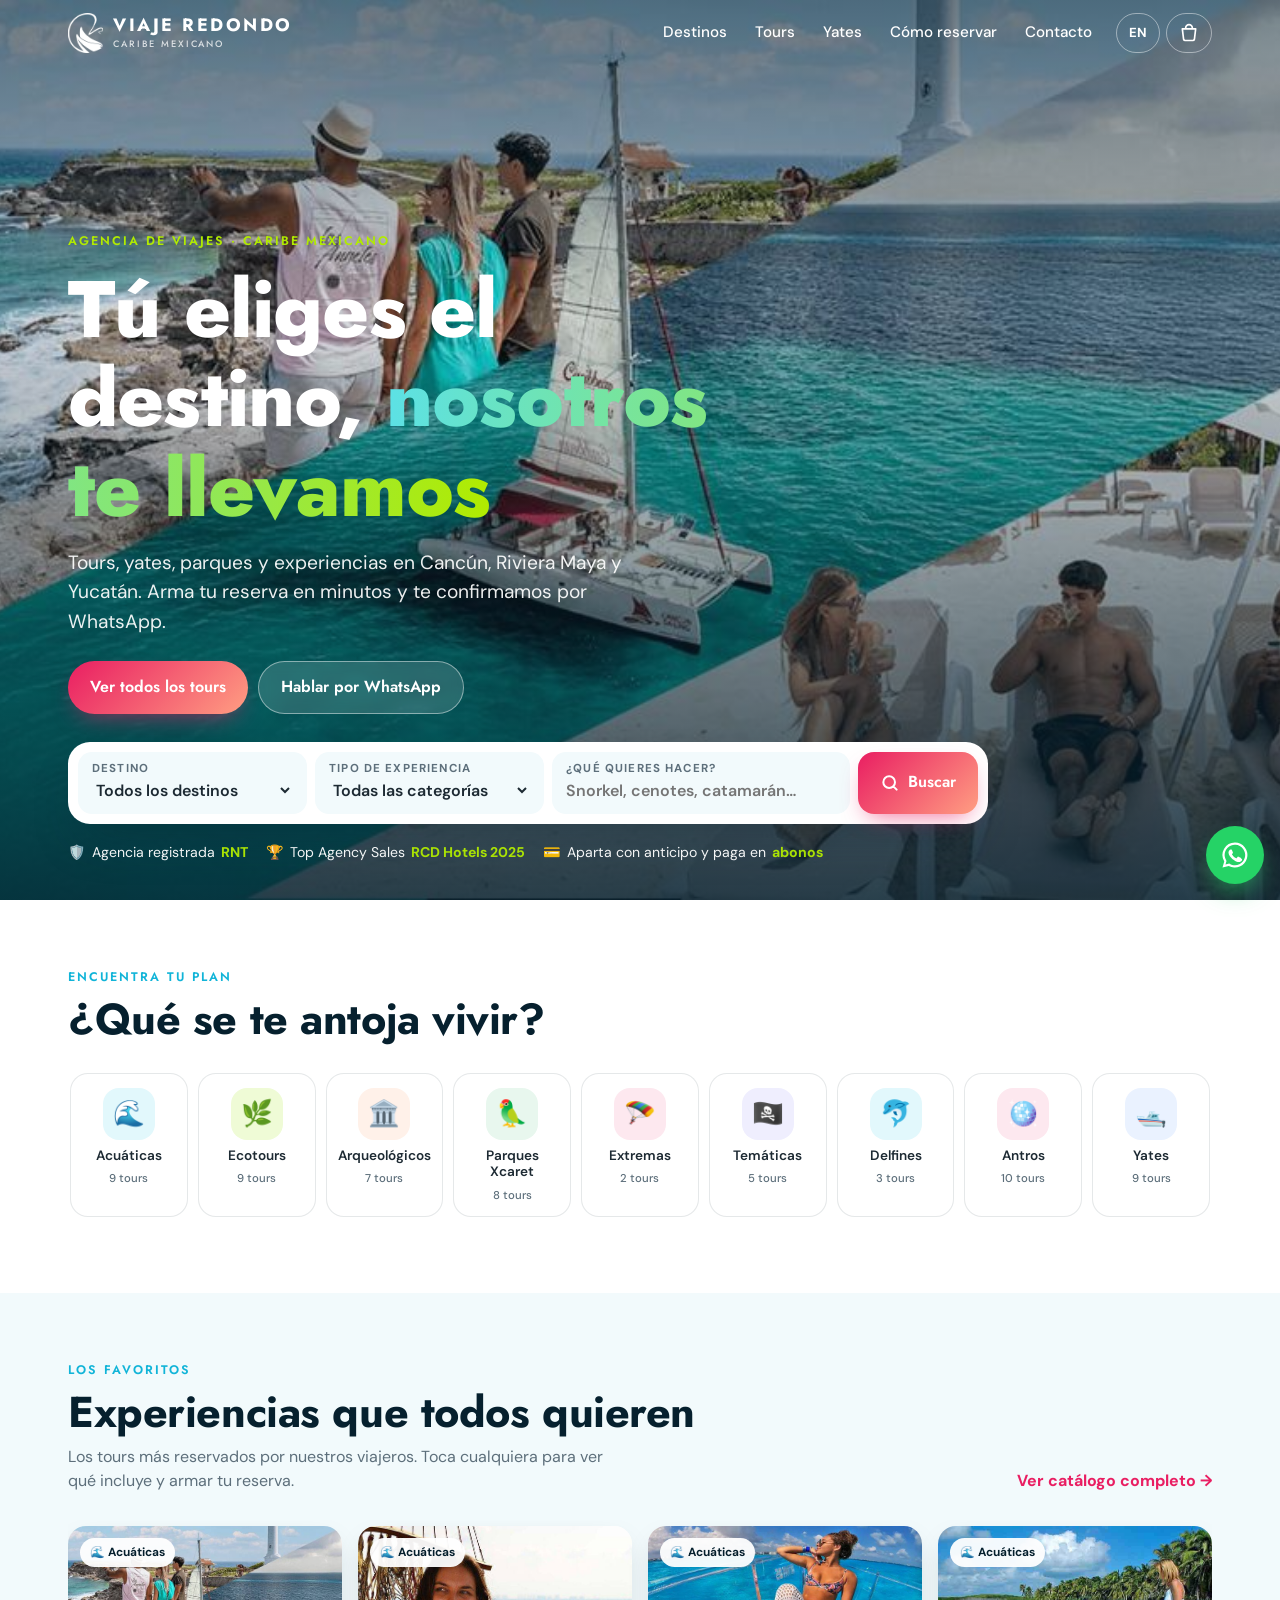
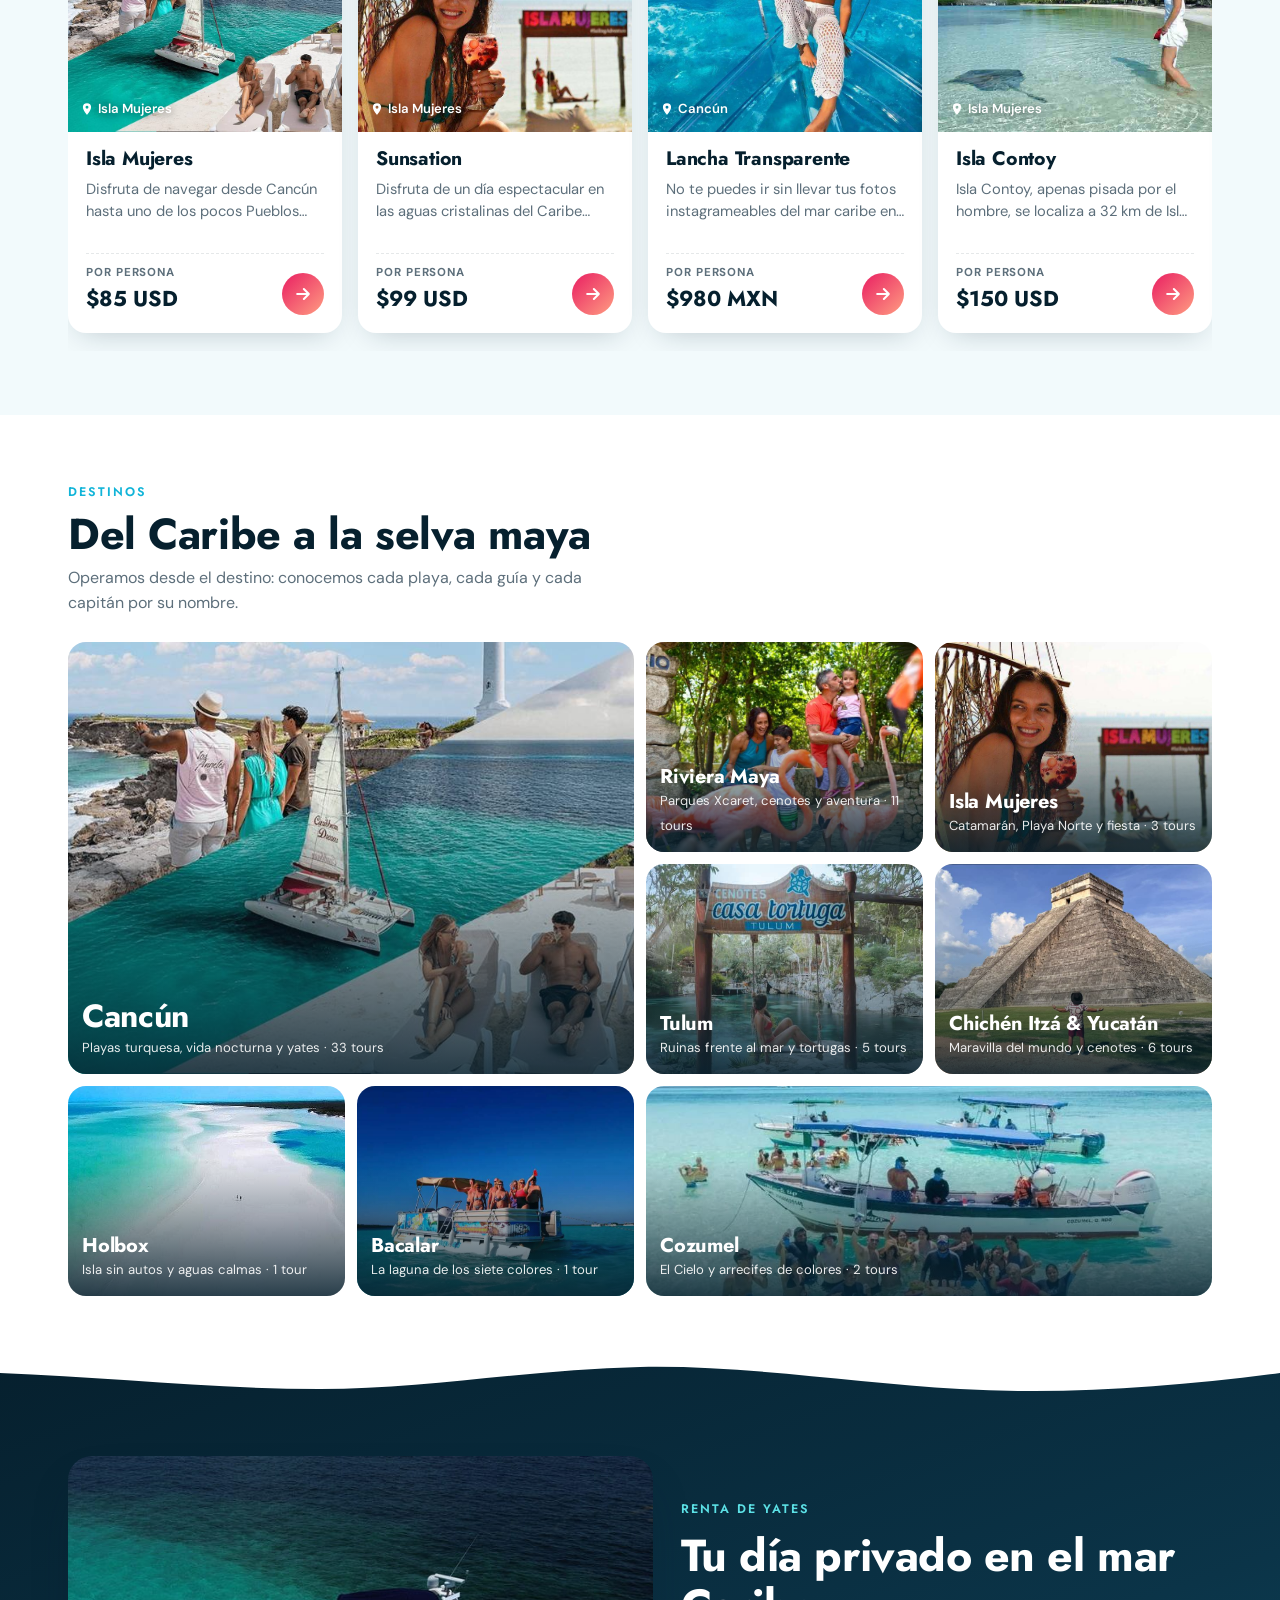
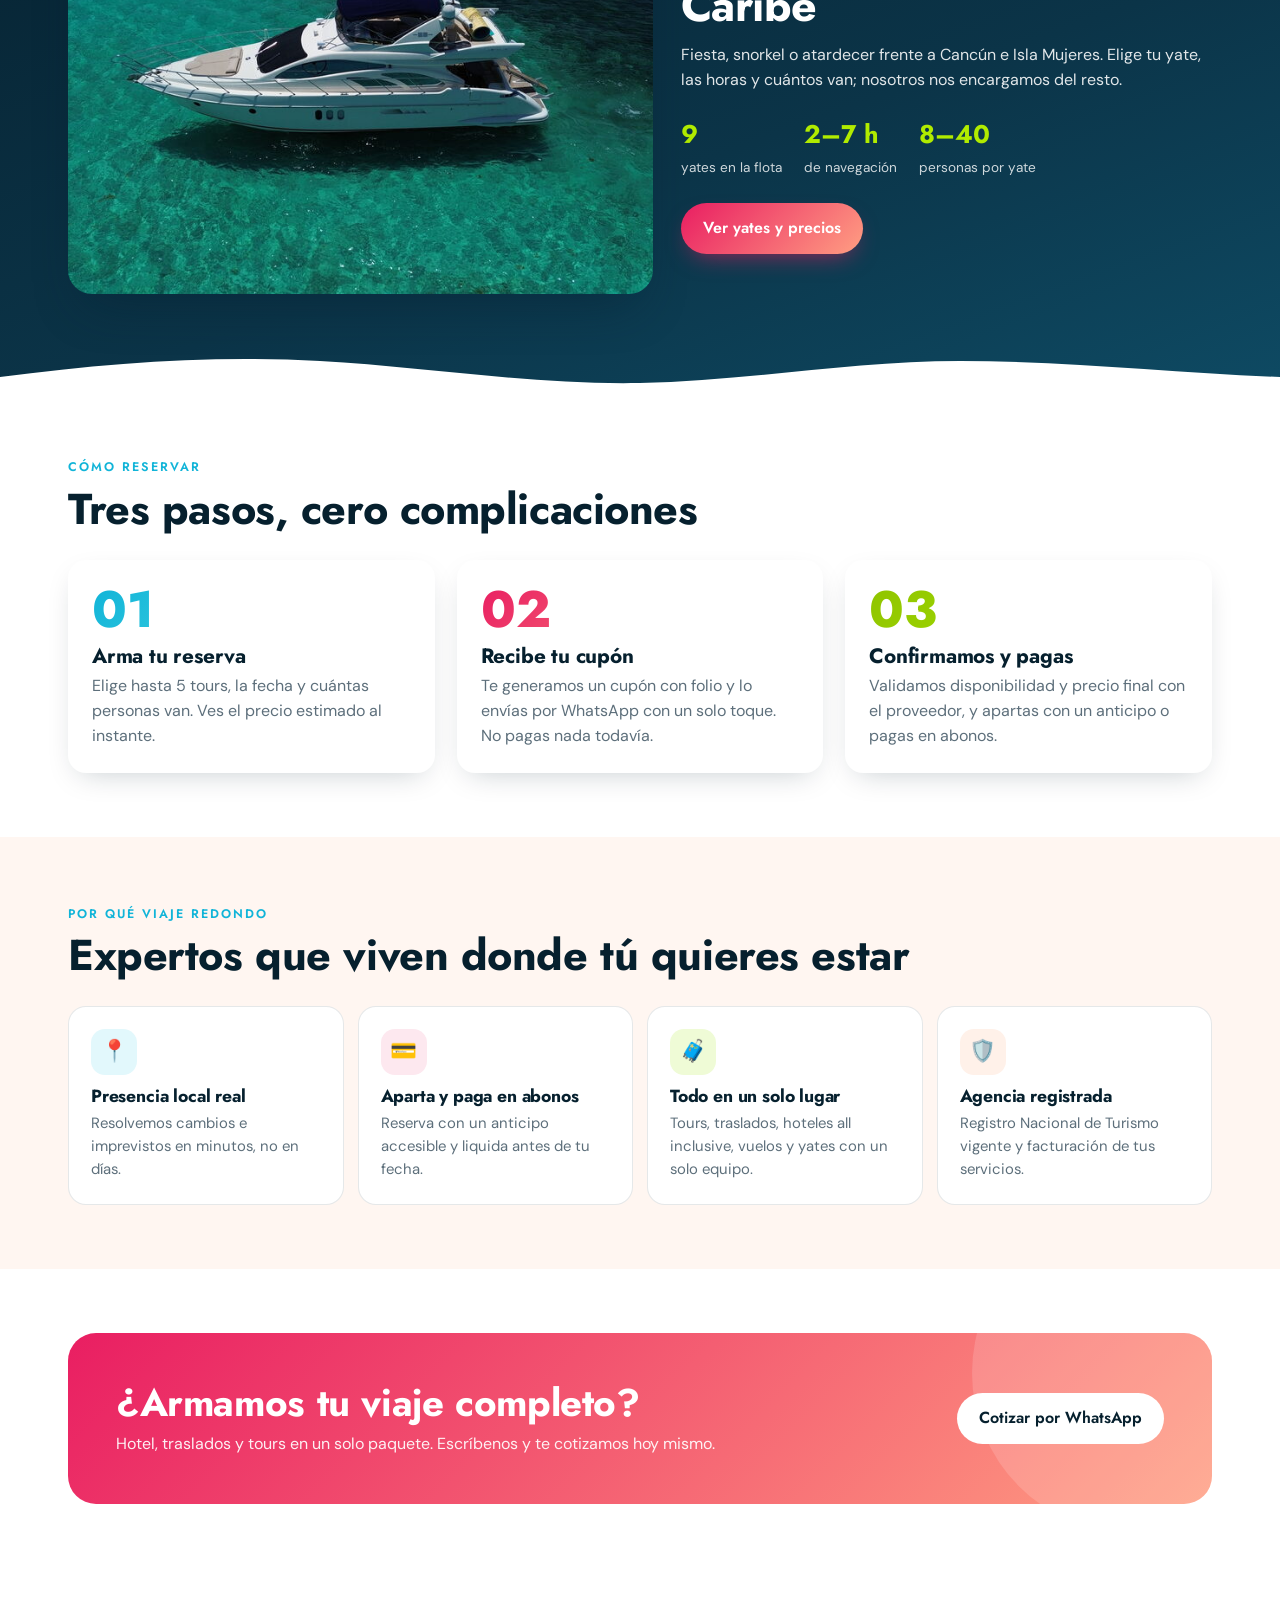
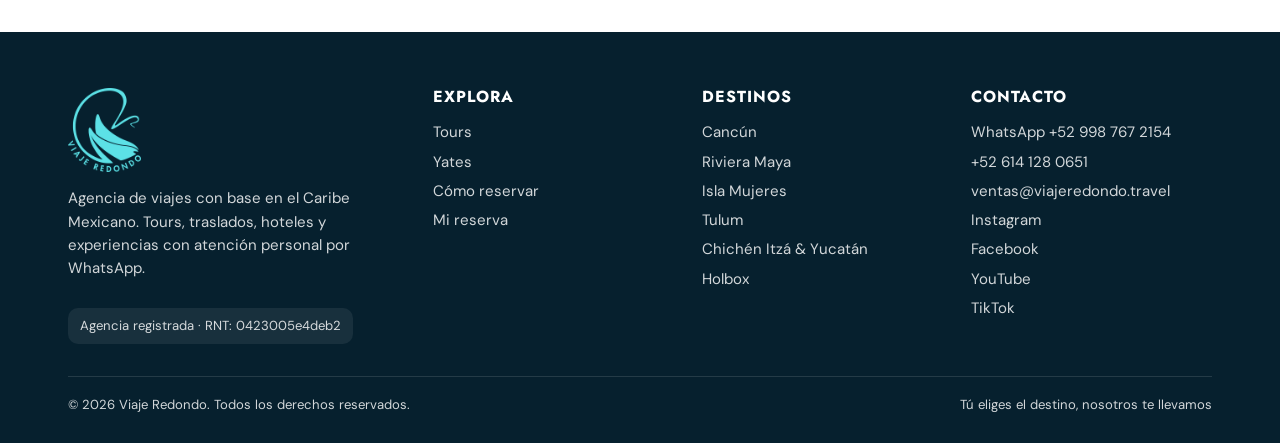
<file: viajeredondo/index.html>
<!doctype html>
<html lang="es">
<head>
  <meta charset="utf-8">
  <meta name="viewport" content="width=device-width, initial-scale=1, viewport-fit=cover">
  <title>Viaje Redondo · Tours y experiencias en el Caribe Mexicano</title>
  <meta name="description" content="Tours, yates, parques Xcaret, Chichén Itzá, Isla Mujeres y más en Cancún y el Caribe Mexicano. Arma tu reserva y recibe tu cupón por WhatsApp.">
  <meta name="theme-color" content="#06202e">
  <meta property="og:title" content="Viaje Redondo · Tú eliges el destino, nosotros te llevamos">
  <meta property="og:description" content="Más de 60 tours y experiencias en el Caribe Mexicano.">
  <meta property="og:type" content="website">
  <meta property="og:image" content="assets/img/tours/isla-mujeres.jpg">
  <link rel="icon" type="image/png" href="assets/img/logo/favicon.png">
  <link rel="apple-touch-icon" href="assets/img/logo/favicon.png">
  <link rel="stylesheet" href="assets/css/marca.css">
  <link rel="stylesheet" href="assets/css/sitio.css">
</head>
<body>
  <main>
    <!-- PORTADA -->
    <section class="portada">
      <div class="portada__fotos" id="portada-fotos" aria-hidden="true"></div>
      <div class="envoltura portada__contenido">
        <span class="etiqueta" data-t="portadaEtiqueta">Agencia de viajes · Caribe Mexicano</span>
        <h1 data-t="portadaTitulo">Tú eliges el destino, <em>nosotros te llevamos</em></h1>
        <p class="portada__sub" data-t="portadaSub">Tours, yates, parques y experiencias en Cancún, Riviera Maya y Yucatán. Arma tu reserva en minutos y te confirmamos por WhatsApp.</p>
        <div class="portada__botones">
          <a class="btn btn--rosa" href="tours.html"><span data-t="verTours">Ver todos los tours</span></a>
          <a class="btn btn--vidrio" id="wa-portada" target="_blank" rel="noopener"><span data-t="hablarWa">Hablar por WhatsApp</span></a>
        </div>
        <form class="buscador" action="tours.html" method="get" role="search">
          <label><span data-t="buscaDestino">Destino</span><select name="d" id="busca-destino"></select></label>
          <label><span data-t="buscaTipo">Tipo de experiencia</span><select name="c" id="busca-categoria"></select></label>
          <label><span data-t="buscaTexto">¿Qué quieres hacer?</span><input type="search" name="q" data-t-ph="buscaPh" placeholder="Snorkel, cenotes, catamarán…"></label>
          <button class="btn btn--rosa" type="submit"><svg class="ico" viewBox="0 0 24 24" aria-hidden="true"><path fill="none" stroke="currentColor" stroke-width="2.4" stroke-linecap="round" d="M11 18a7 7 0 1 0 0-14 7 7 0 0 0 0 14Zm5-2 4 4"/></svg><span data-t="buscar">Buscar</span></button>
        </form>
        <div class="confianza">
          <span>🛡️ <span data-t="confRnt">Agencia registrada <b>RNT</b></span></span>
          <span>🏆 <span data-t="confTop">Top Agency Sales <b>RCD Hotels 2025</b></span></span>
          <span>💳 <span data-t="confAbonos">Aparta con anticipo y paga en <b>abonos</b></span></span>
        </div>
      </div>
    </section>

    <!-- CATEGORÍAS -->
    <section class="seccion">
      <div class="envoltura">
        <div class="seccion__cabeza aparece">
          <div><span class="etiqueta" data-t="catEtiqueta">Encuentra tu plan</span><h2 data-t="catTitulo">¿Qué se te antoja vivir?</h2></div>
        </div>
        <div class="categorias aparece" id="categorias"></div>
      </div>
    </section>

    <!-- DESTACADOS -->
    <section class="seccion seccion--alterna">
      <div class="envoltura">
        <div class="seccion__cabeza aparece">
          <div>
            <span class="etiqueta" data-t="favEtiqueta">Los favoritos</span>
            <h2 data-t="favTitulo">Experiencias que todos quieren</h2>
            <p data-t="favSub">Los tours más reservados por nuestros viajeros. Toca cualquiera para ver qué incluye y armar tu reserva.</p>
          </div>
          <a class="enlace-flecha" href="tours.html" data-t="verCatalogo">Ver catálogo completo →</a>
        </div>
        <div class="carrusel" id="destacados"></div>
      </div>
    </section>

    <!-- DESTINOS -->
    <section class="seccion" id="destinos">
      <div class="envoltura">
        <div class="seccion__cabeza aparece">
          <div>
            <span class="etiqueta" data-t="destEtiqueta">Destinos</span>
            <h2 data-t="destTitulo">Del Caribe a la selva maya</h2>
            <p data-t="destSub">Operamos desde el destino: conocemos cada playa, cada guía y cada capitán por su nombre.</p>
          </div>
        </div>
        <div class="destinos aparece" id="lista-destinos"></div>
      </div>
    </section>

    <!-- YATES -->
    <section class="franja" id="yates">
      <svg class="ola ola--arriba" viewBox="0 0 1440 40" preserveAspectRatio="none" aria-hidden="true"><path fill="#fff" d="M0 0h1440v14c-120 14-240 22-360 16S840 6 720 8 480 30 360 30 120 18 0 14Z"/></svg>
      <div class="envoltura franja__fila">
        <div class="franja__foto aparece"><a href="tour.html?t=limitless-55-ft-17-pax"><img src="assets/img/tours/limitless-16.jpg" alt="Yate Limitless en el Caribe Mexicano" loading="lazy"></a></div>
        <div class="aparece">
          <span class="etiqueta" data-t="yatEtiqueta">Renta de yates</span>
          <h2 data-t="yatTitulo">Tu día privado en el mar Caribe</h2>
          <p data-t="yatSub">Fiesta, snorkel o atardecer frente a Cancún e Isla Mujeres. Elige tu yate, las horas y cuántos van; nosotros nos encargamos del resto.</p>
          <div class="franja__dato">
            <div><b id="yates-num">8</b><span data-t="yatFlota">yates en la flota</span></div>
            <div><b>2–7 h</b><span data-t="yatHoras">de navegación</span></div>
            <div><b>8–40</b><span data-t="yatPax">personas por yate</span></div>
          </div>
          <a class="btn btn--rosa" href="tours.html?c=yates"><span data-t="yatBoton">Ver yates y precios</span></a>
        </div>
      </div>
      <svg class="ola ola--abajo" viewBox="0 0 1440 40" preserveAspectRatio="none" aria-hidden="true"><path fill="#fff" d="M0 0h1440v14c-120 14-240 22-360 16S840 6 720 8 480 30 360 30 120 18 0 14Z"/></svg>
    </section>

    <!-- CÓMO RESERVAR -->
    <section class="seccion" id="como">
      <div class="envoltura">
        <div class="seccion__cabeza aparece">
          <div>
            <span class="etiqueta" data-t="comoEtiqueta">Cómo reservar</span>
            <h2 data-t="comoTitulo">Tres pasos, cero complicaciones</h2>
          </div>
        </div>
        <div class="pasos">
          <div class="paso aparece"><div class="paso__num">01</div><h3 data-t="paso1">Arma tu reserva</h3><p data-t="paso1t">Elige hasta 5 tours, la fecha y cuántas personas van. Ves el precio estimado al instante.</p></div>
          <div class="paso aparece"><div class="paso__num">02</div><h3 data-t="paso2">Recibe tu cupón</h3><p data-t="paso2t">Te generamos un cupón con folio y lo envías por WhatsApp con un solo toque. No pagas nada todavía.</p></div>
          <div class="paso aparece"><div class="paso__num">03</div><h3 data-t="paso3">Confirmamos y pagas</h3><p data-t="paso3t">Validamos disponibilidad y precio final con el proveedor, y apartas con un anticipo o pagas en abonos.</p></div>
        </div>
      </div>
    </section>

    <!-- POR QUÉ NOSOTROS -->
    <section class="seccion seccion--arena">
      <div class="envoltura">
        <div class="seccion__cabeza aparece">
          <div><span class="etiqueta" data-t="porEtiqueta">Por qué Viaje Redondo</span><h2 data-t="porTitulo">Expertos que viven donde tú quieres estar</h2></div>
        </div>
        <div class="razones">
          <div class="razon aparece"><div class="razon__ico" style="background:#e2f8fc">📍</div><h3 data-t="r1">Presencia local real</h3><p data-t="r1t">Resolvemos cambios e imprevistos en minutos, no en días.</p></div>
          <div class="razon aparece"><div class="razon__ico" style="background:#fde8ef">💳</div><h3 data-t="r2">Aparta y paga en abonos</h3><p data-t="r2t">Reserva con un anticipo accesible y liquida antes de tu fecha.</p></div>
          <div class="razon aparece"><div class="razon__ico" style="background:#effbd6">🧳</div><h3 data-t="r3">Todo en un solo lugar</h3><p data-t="r3t">Tours, traslados, hoteles all inclusive, vuelos y yates con un solo equipo.</p></div>
          <div class="razon aparece"><div class="razon__ico" style="background:#fff1e9">🛡️</div><h3 data-t="r4">Agencia registrada</h3><p data-t="r4t">Registro Nacional de Turismo vigente y facturación de tus servicios.</p></div>
        </div>
      </div>
    </section>

    <!-- LLAMADO -->
    <section class="seccion">
      <div class="envoltura">
        <div class="llamado aparece">
          <div><h2 data-t="llaTitulo">¿Armamos tu viaje completo?</h2><p data-t="llaSub">Hotel, traslados y tours en un solo paquete. Escríbenos y te cotizamos hoy mismo.</p></div>
          <a class="btn btn--blanco" id="wa-llamado" target="_blank" rel="noopener"><span data-t="llaBoton">Cotizar por WhatsApp</span></a>
        </div>
      </div>
    </section>
  </main>

  <script src="assets/js/config.js"></script>
  <script src="assets/js/comun.js"></script>
  <script src="assets/js/inicio.js"></script>
</body>
</html>
</file>
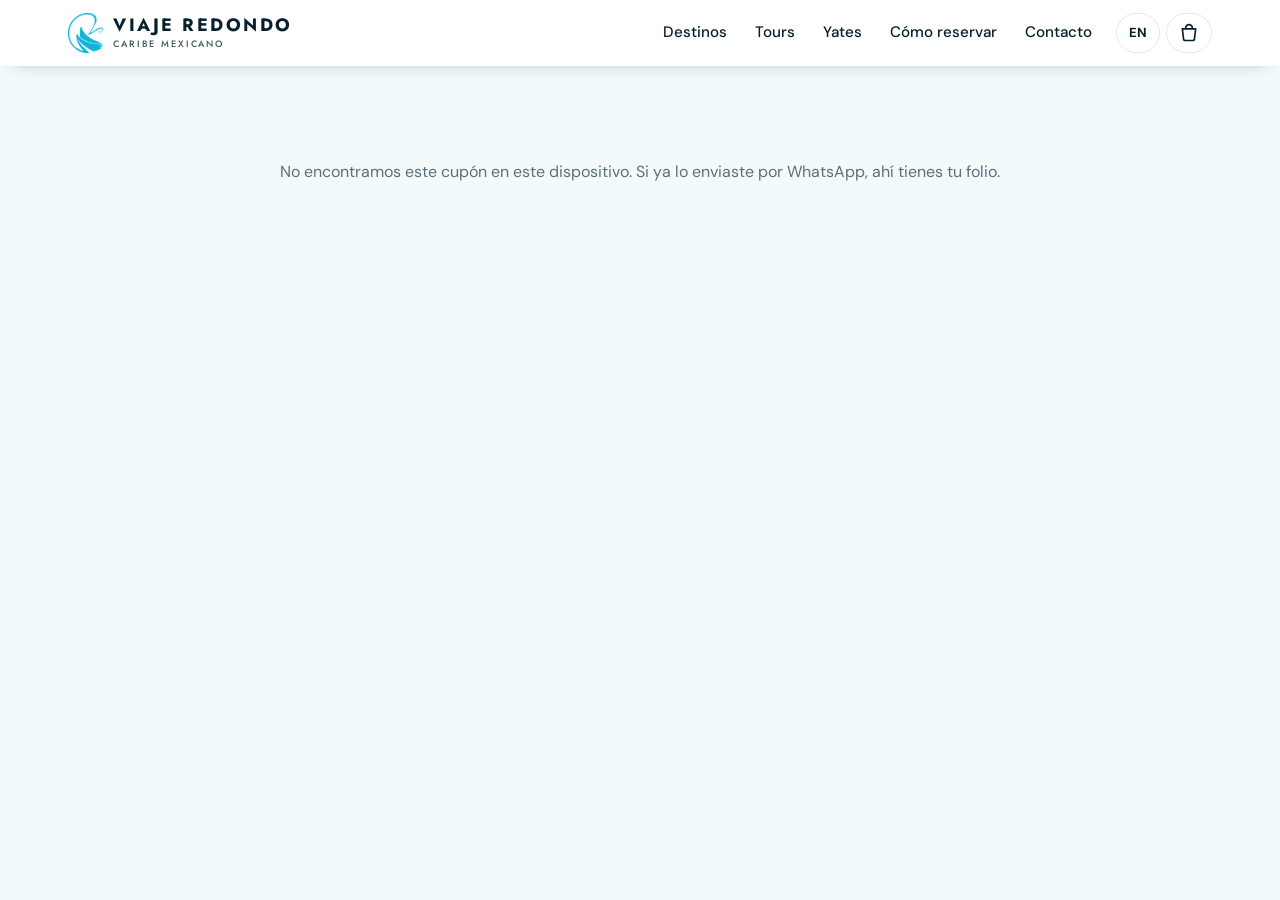
<file: viajeredondo/cupon.html>
<!doctype html>
<html lang="es">
<head>
  <meta charset="utf-8">
  <meta name="viewport" content="width=device-width, initial-scale=1, viewport-fit=cover">
  <title>Tu cupón · Viaje Redondo</title>
  <meta name="robots" content="noindex">
  <meta name="theme-color" content="#06202e">
  <link rel="icon" type="image/png" href="assets/img/logo/favicon.png">
  <link rel="stylesheet" href="assets/css/marca.css">
  <link rel="stylesheet" href="assets/css/sitio.css">
</head>
<body>
  <main class="cupon-pagina">
    <div class="cupon" id="cupon">
      <div class="cupon__cabeza">
        <img src="assets/img/logo/icono-blanco.png" alt="" width="64" height="64">
        <div><h1 data-t="titulo">Cupón de reserva</h1><p>Viaje Redondo · <span data-t="lema">Tú eliges el destino, nosotros te llevamos</span></p></div>
      </div>
      <div class="cupon__folio">
        <div><small data-t="folio" style="color:var(--vr-suave);font-weight:700;text-transform:uppercase;letter-spacing:.1em;font-size:.72rem">Folio</small><br><b id="folio">—</b></div>
        <span class="estado" id="estado" data-t="pendiente">Pendiente de confirmación</span>
      </div>
      <div class="cupon__cuerpo">
        <div id="items"></div>
        <div class="total-linea"><span data-t="totalAprox">Total aproximado</span><b id="total">—</b></div>
        <div class="cupon__cliente" id="cliente"></div>
        <p class="aviso"><span>ℹ️</span><span data-t="siguiente">Envía este cupón por WhatsApp. Validamos disponibilidad y precio final con el proveedor y te confirmamos para hacer el cobro.</span></p>
      </div>
      <div class="cupon__acciones">
        <a class="btn btn--wa btn--bloque" id="enviar-wa" target="_blank" rel="noopener"></a>
        <button class="btn btn--borde btn--bloque" type="button" id="imprimir" data-t="imprimir">Guardar o imprimir</button>
        <a class="btn btn--borde btn--bloque" href="tours.html" data-t="seguir">Seguir explorando tours</a>
      </div>
    </div>
    <p class="vacio oculto" id="no-encontrado" data-t="noEncontrado">No encontramos este cupón en este dispositivo. Si ya lo enviaste por WhatsApp, ahí tienes tu folio.</p>
  </main>

  <script src="assets/js/config.js"></script>
  <script src="assets/js/comun.js"></script>
  <script src="assets/js/cupon.js"></script>
</body>
</html>
</file>
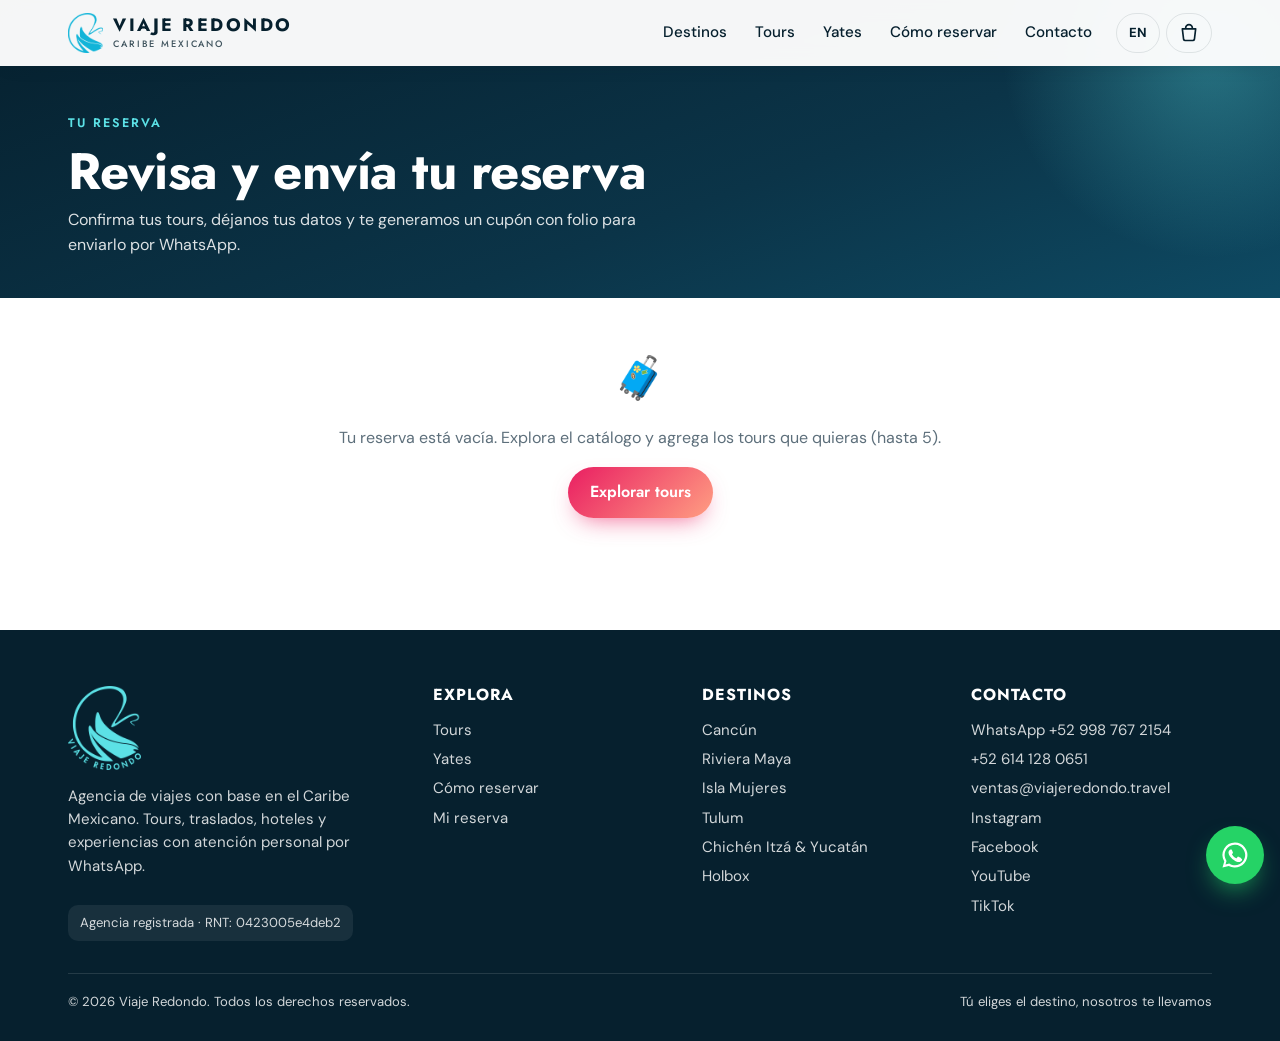
<file: viajeredondo/reservar.html>
<!doctype html>
<html lang="es">
<head>
  <meta charset="utf-8">
  <meta name="viewport" content="width=device-width, initial-scale=1, viewport-fit=cover">
  <title>Mi reserva · Viaje Redondo</title>
  <meta name="robots" content="noindex">
  <meta name="theme-color" content="#06202e">
  <link rel="icon" type="image/png" href="assets/img/logo/favicon.png">
  <link rel="stylesheet" href="assets/css/marca.css">
  <link rel="stylesheet" href="assets/css/sitio.css">
</head>
<body>
  <main>
    <section class="cabecera-interna">
      <div class="envoltura">
        <span class="etiqueta" data-t="etiqueta">Tu reserva</span>
        <h1 data-t="titulo">Revisa y envía tu reserva</h1>
        <p data-t="sub">Confirma tus tours, déjanos tus datos y te generamos un cupón con folio para enviarlo por WhatsApp.</p>
      </div>
    </section>

    <div class="envoltura">
      <div class="vacio oculto" id="vacio">
        <p style="font-size:2.6rem;margin:0">🧳</p>
        <p data-t="vacio">Tu reserva está vacía. Explora el catálogo y agrega los tours que quieras (hasta 5).</p>
        <a class="btn btn--rosa" href="tours.html" data-t="explorar">Explorar tours</a>
      </div>

      <form class="reserva" id="formulario" novalidate>
        <div>
          <div id="renglones"></div>
          <a class="enlace-flecha" href="tours.html" id="agregar-mas" data-t="agregarMas">+ Agregar otro tour</a>

          <h2 style="font-size:1.45rem;margin:32px 0 14px;color:var(--vr-tinta)" data-t="tusDatos">Tus datos</h2>
          <label class="campo"><span data-t="nombre">Nombre completo *</span><input id="c-nombre" autocomplete="name" required maxlength="80"></label>
          <label class="campo"><span data-t="whatsapp">WhatsApp o teléfono *</span><input id="c-whatsapp" type="tel" autocomplete="tel" required maxlength="25" placeholder="+52 998 000 0000"></label>
          <label class="campo"><span data-t="correo">Correo electrónico</span><input id="c-correo" type="email" autocomplete="email" maxlength="80"></label>
          <label class="campo"><span data-t="hotel">Hotel o zona donde te hospedas</span><input id="c-hotel" maxlength="100"><small data-t="hotelNota">Nos ayuda a confirmar el punto de recogida.</small></label>
          <label class="campo"><span data-t="comentarios">Comentarios</span><textarea id="c-comentarios" maxlength="600"></textarea></label>
          <label class="campo"><span data-t="vendedor">Código de vendedor (opcional)</span><input id="c-vendedor" maxlength="30" autocapitalize="characters"><small data-t="vendedorNota">Si un asesor de Viaje Redondo te atendió, escribe su código.</small></label>
        </div>

        <aside class="resumen">
          <h2 data-t="resumen">Resumen</h2>
          <div id="resumen-lineas"></div>
          <div class="total-linea"><span data-t="totalAprox">Total aproximado</span><b id="total">—</b></div>
          <p class="caja-reserva__nota" id="nota-cambio"></p>
          <button class="btn btn--rosa btn--bloque" type="submit" id="enviar"><span data-t="generar">Generar mi cupón</span></button>
          <p class="aviso"><span>🔒</span><span data-t="noCobro">No se cobra nada ahora. Validamos disponibilidad y precio final con el proveedor y te contactamos por WhatsApp para confirmar y cobrar.</span></p>
        </aside>
      </form>
    </div>
  </main>

  <script src="assets/js/config.js"></script>
  <script src="assets/js/comun.js"></script>
  <script src="assets/js/reservar.js"></script>
</body>
</html>
</file>
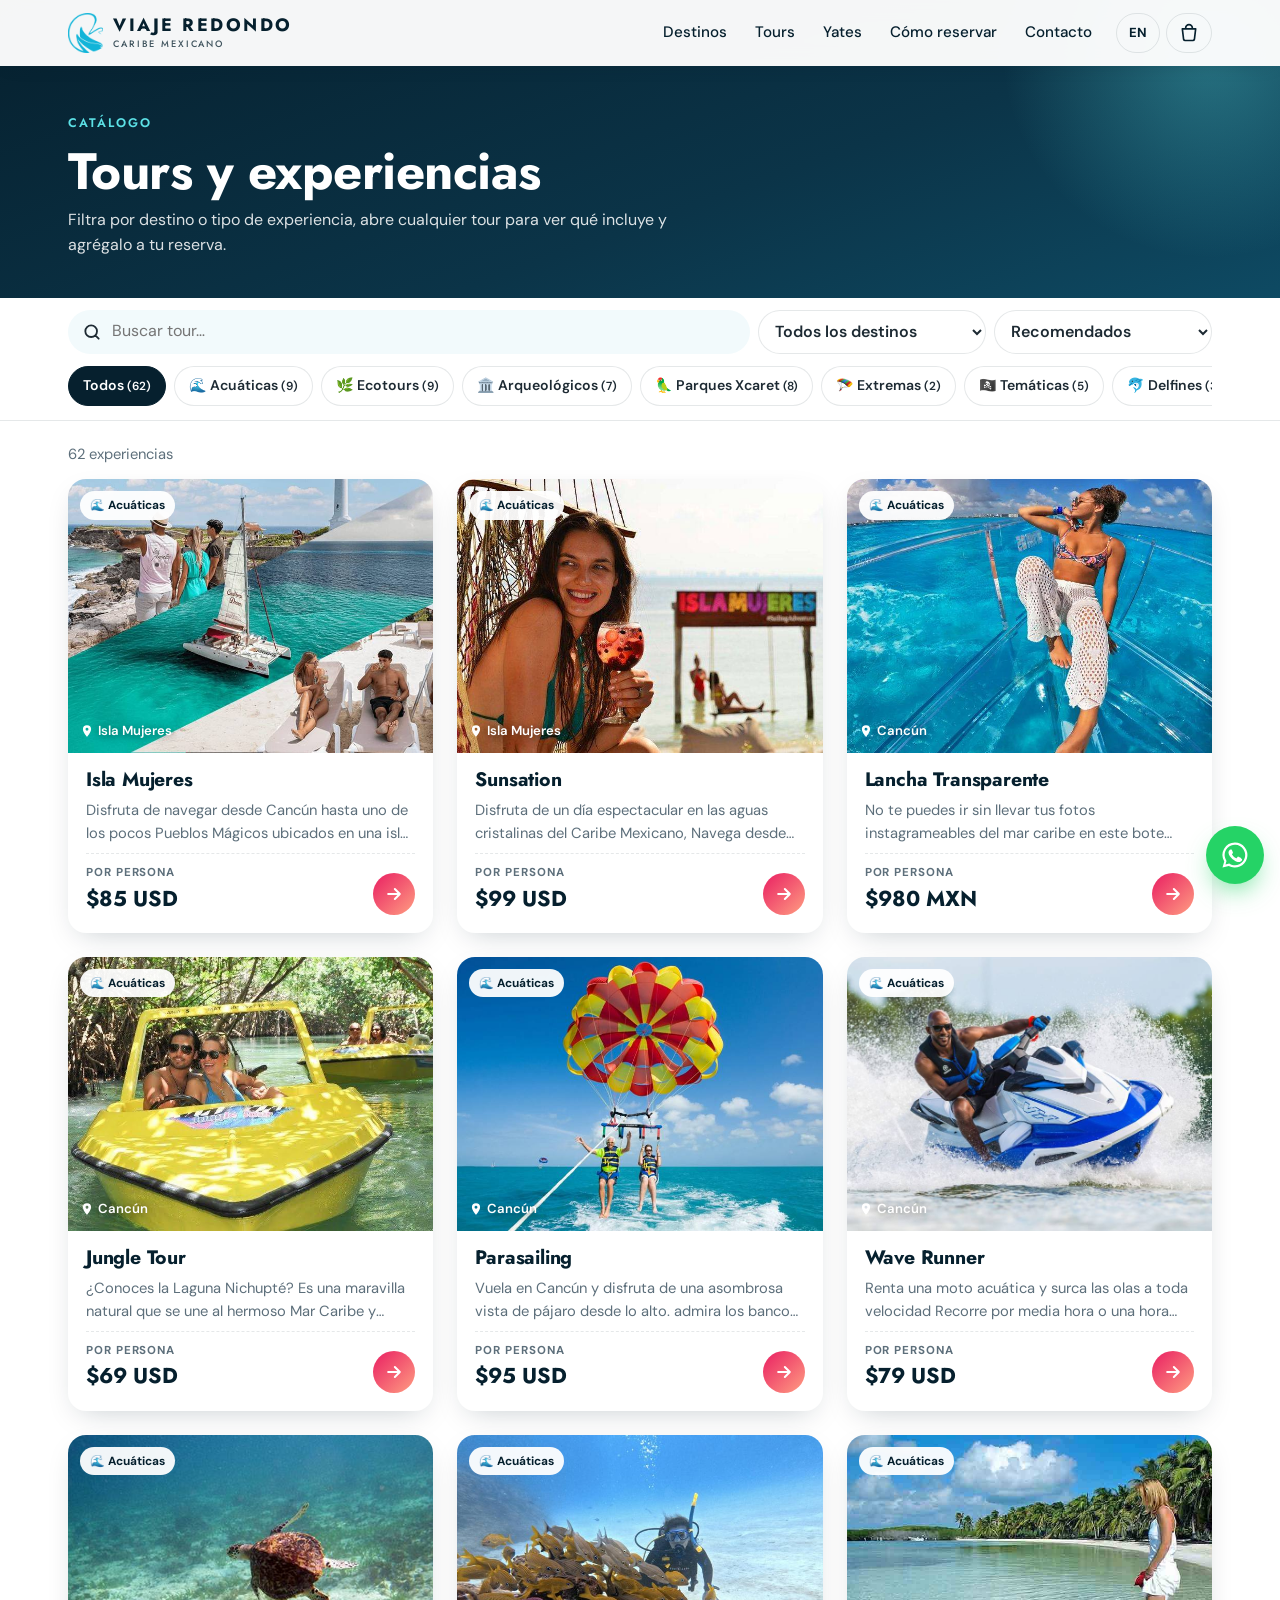
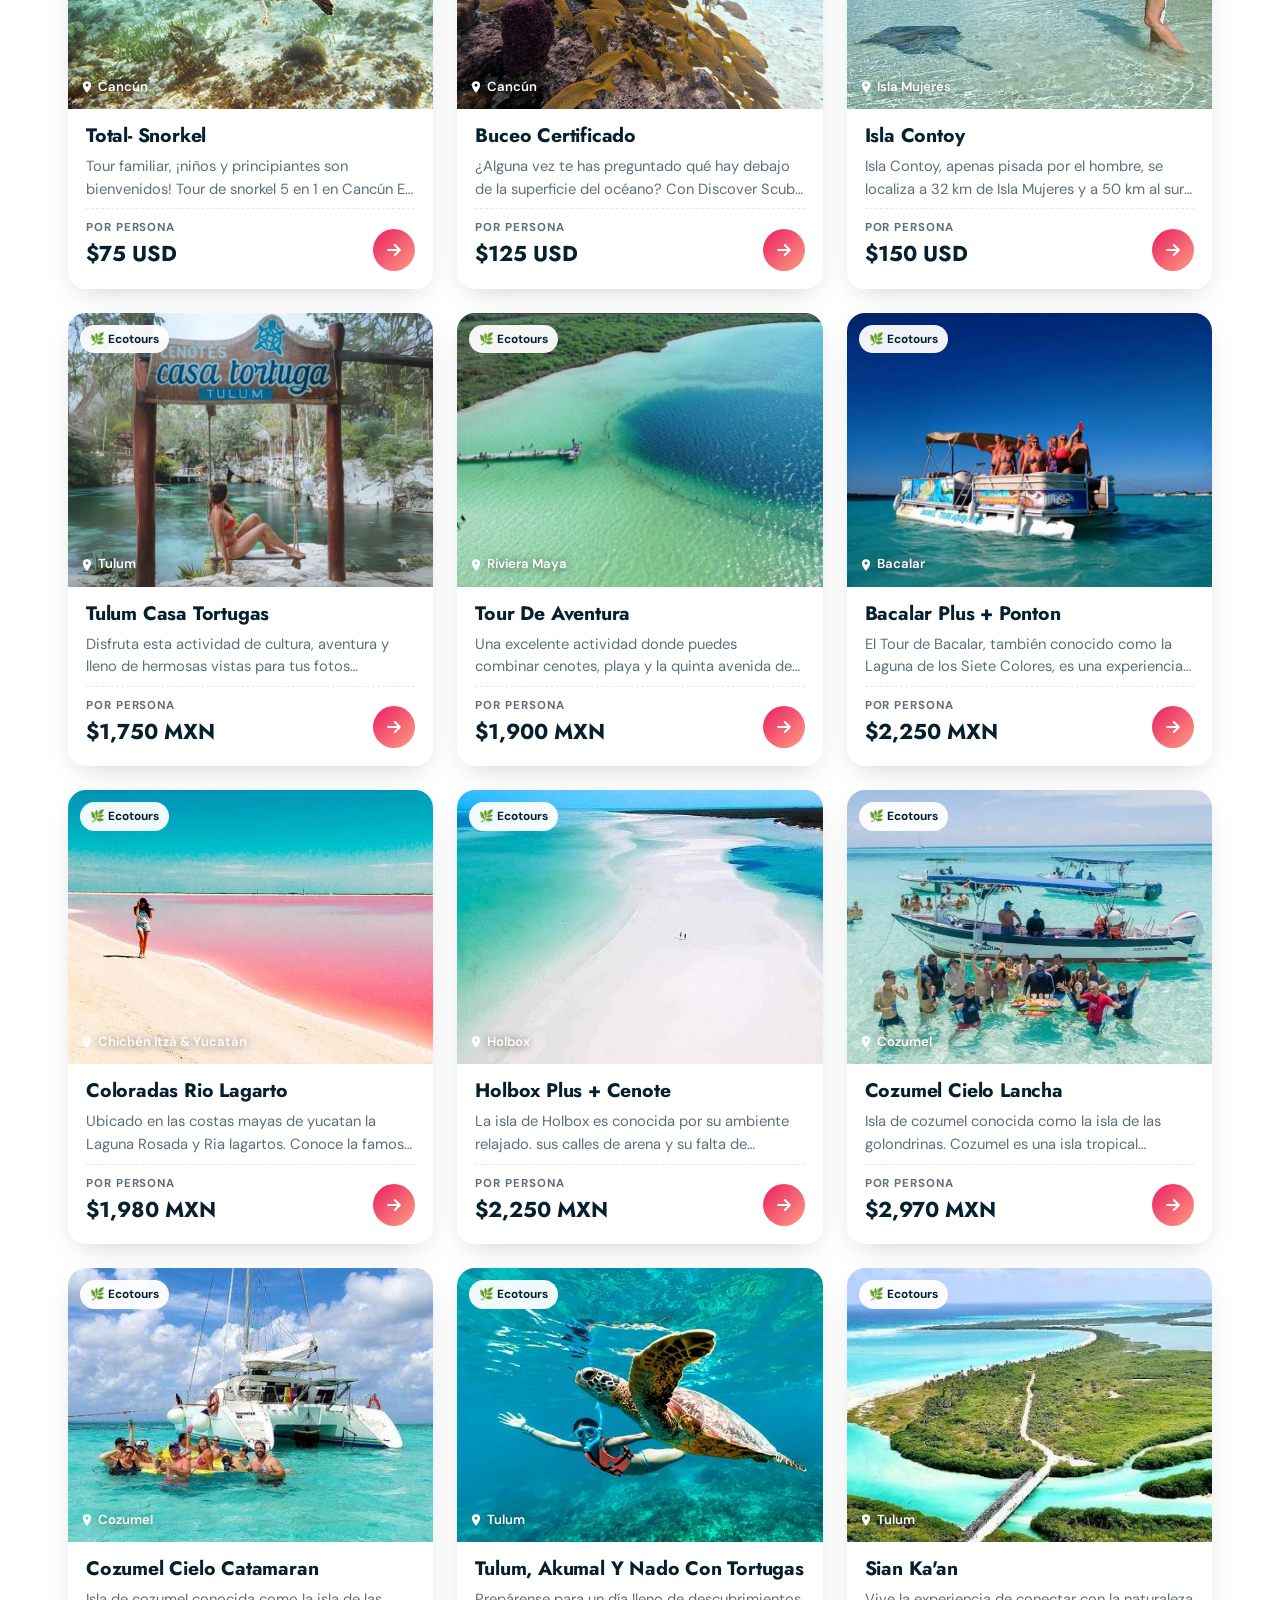
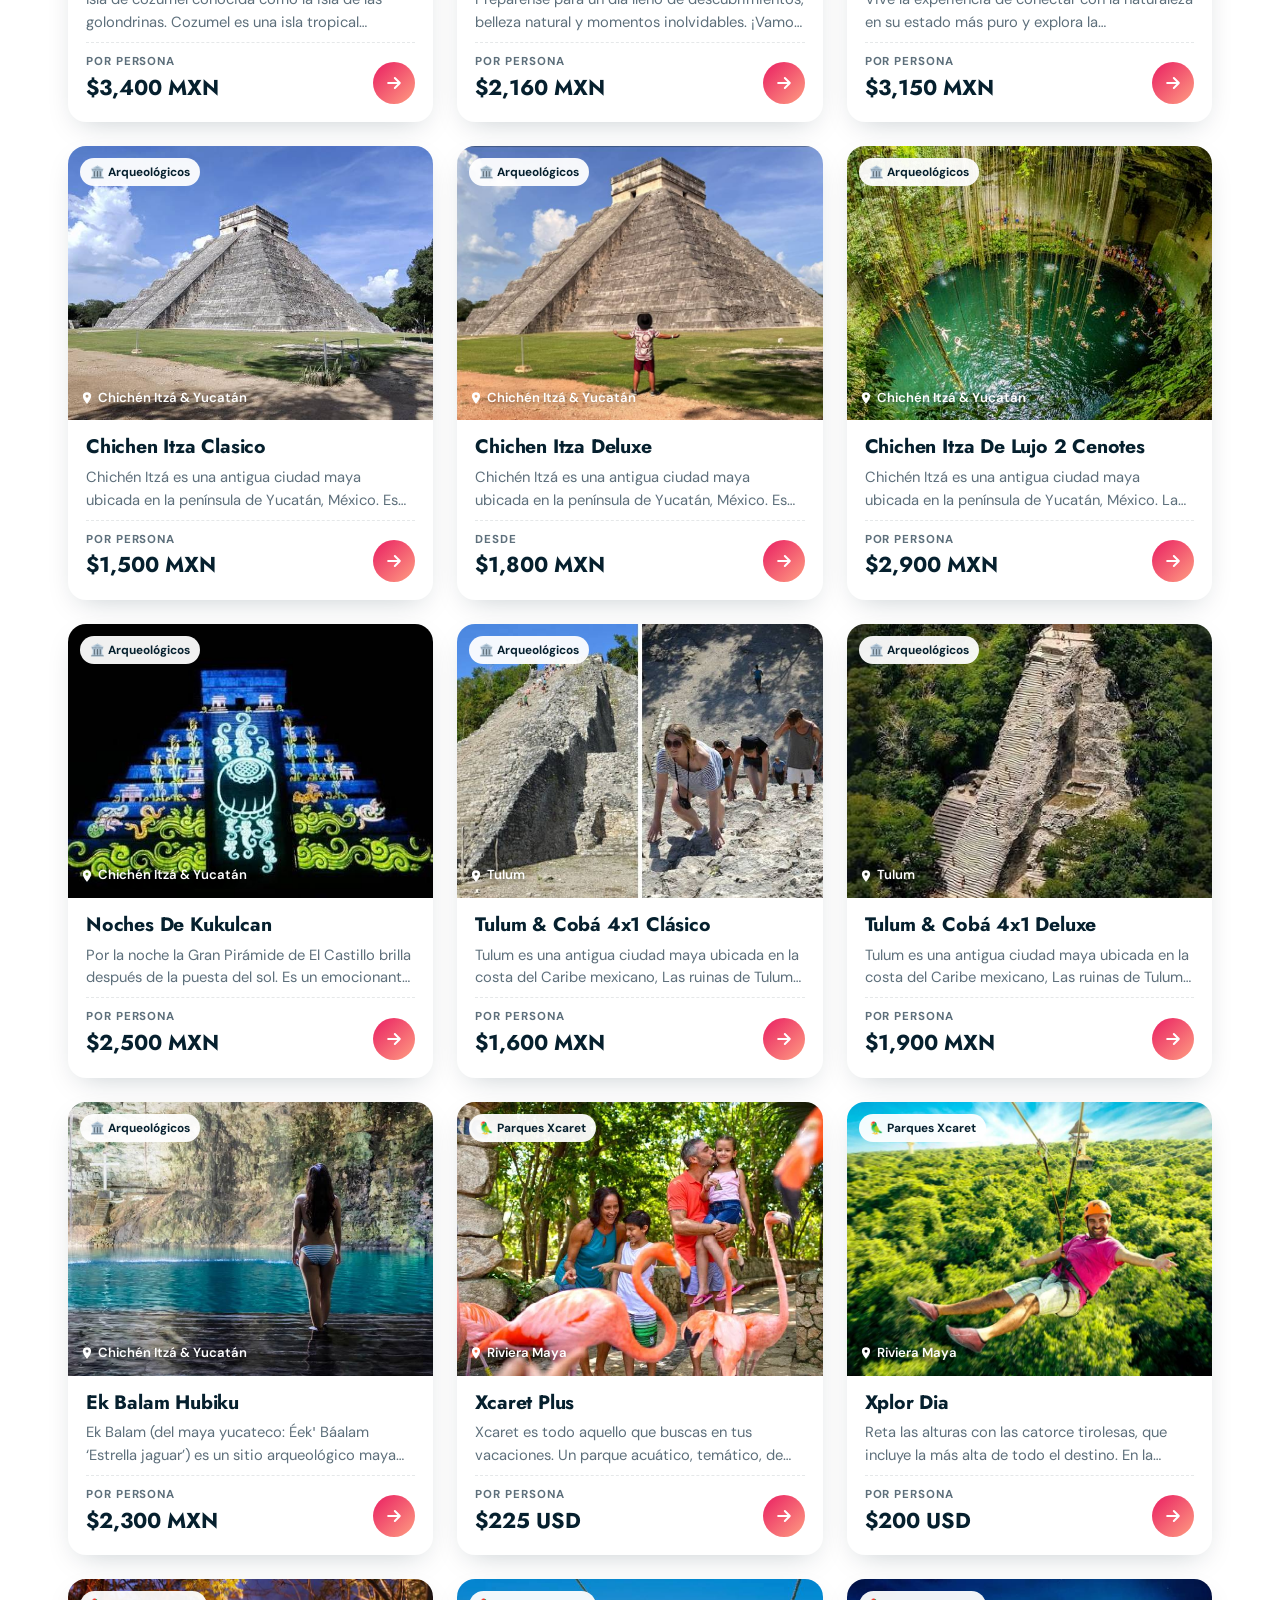
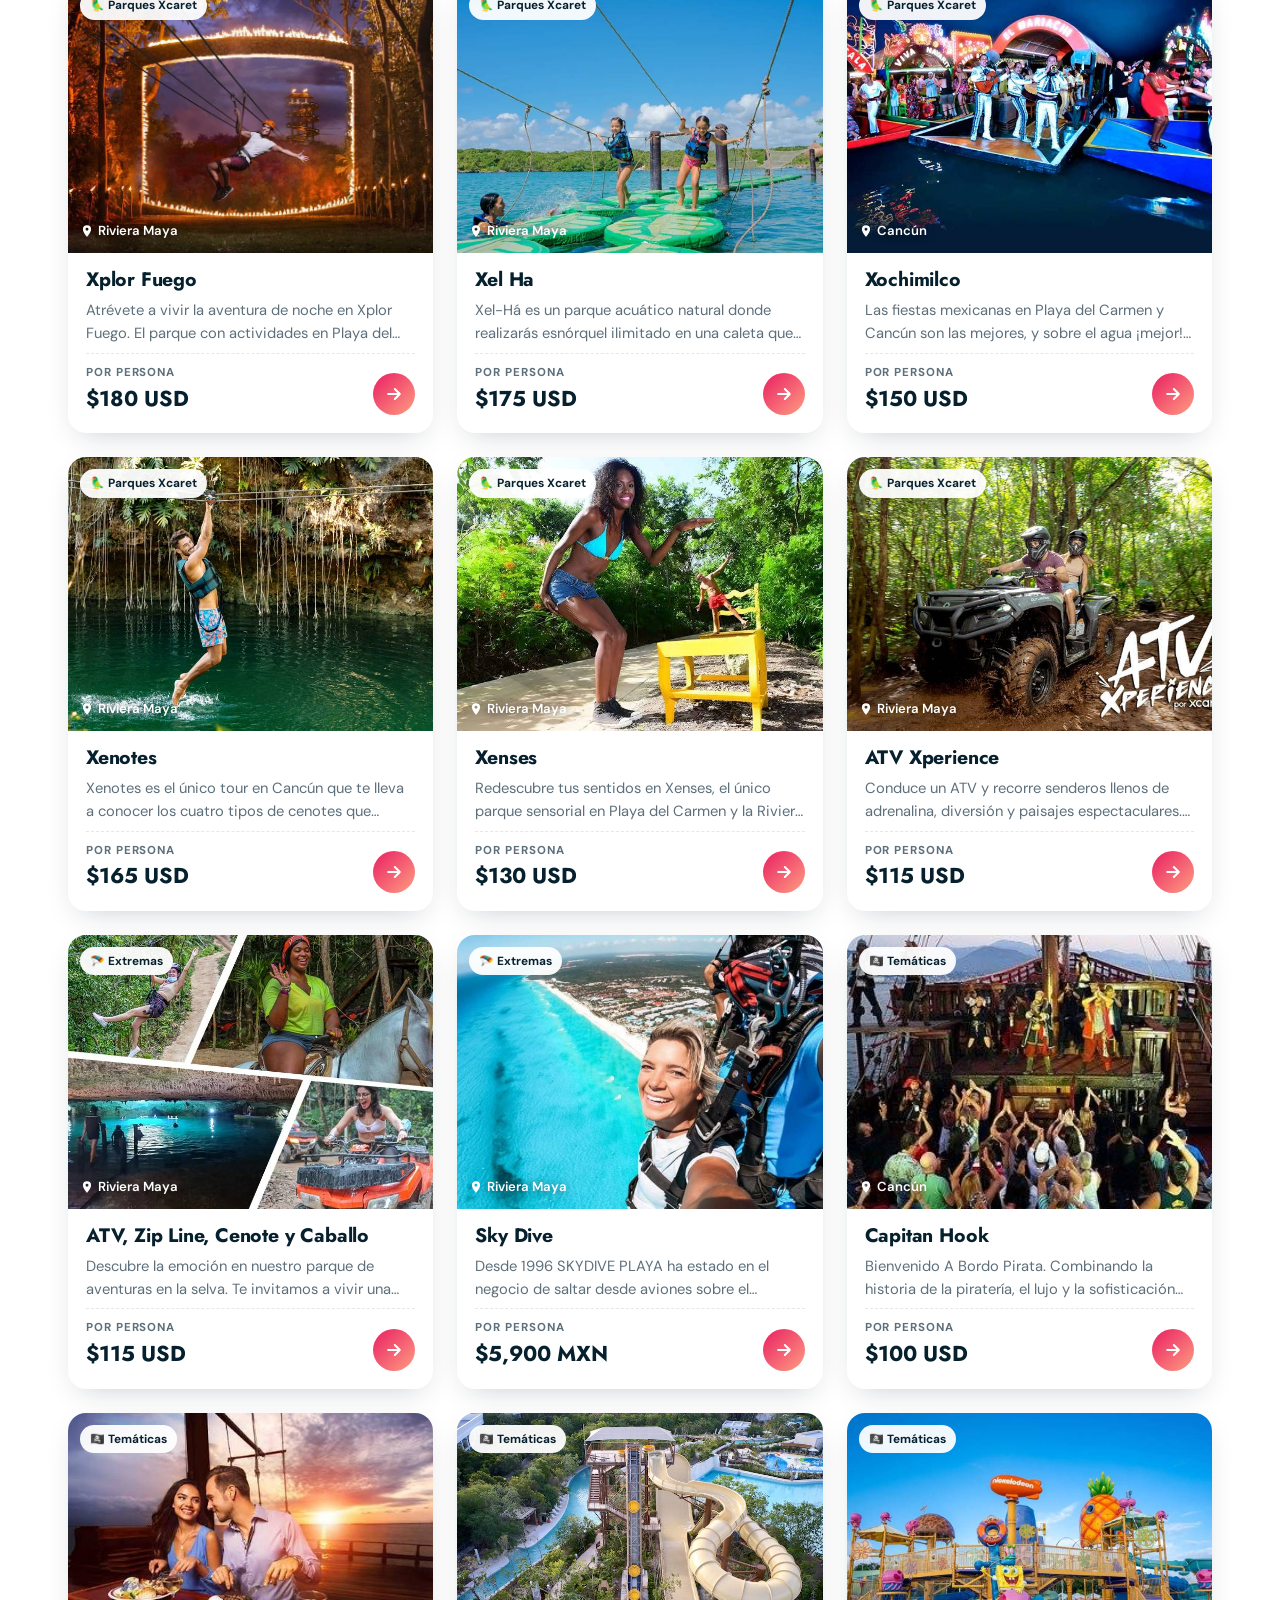
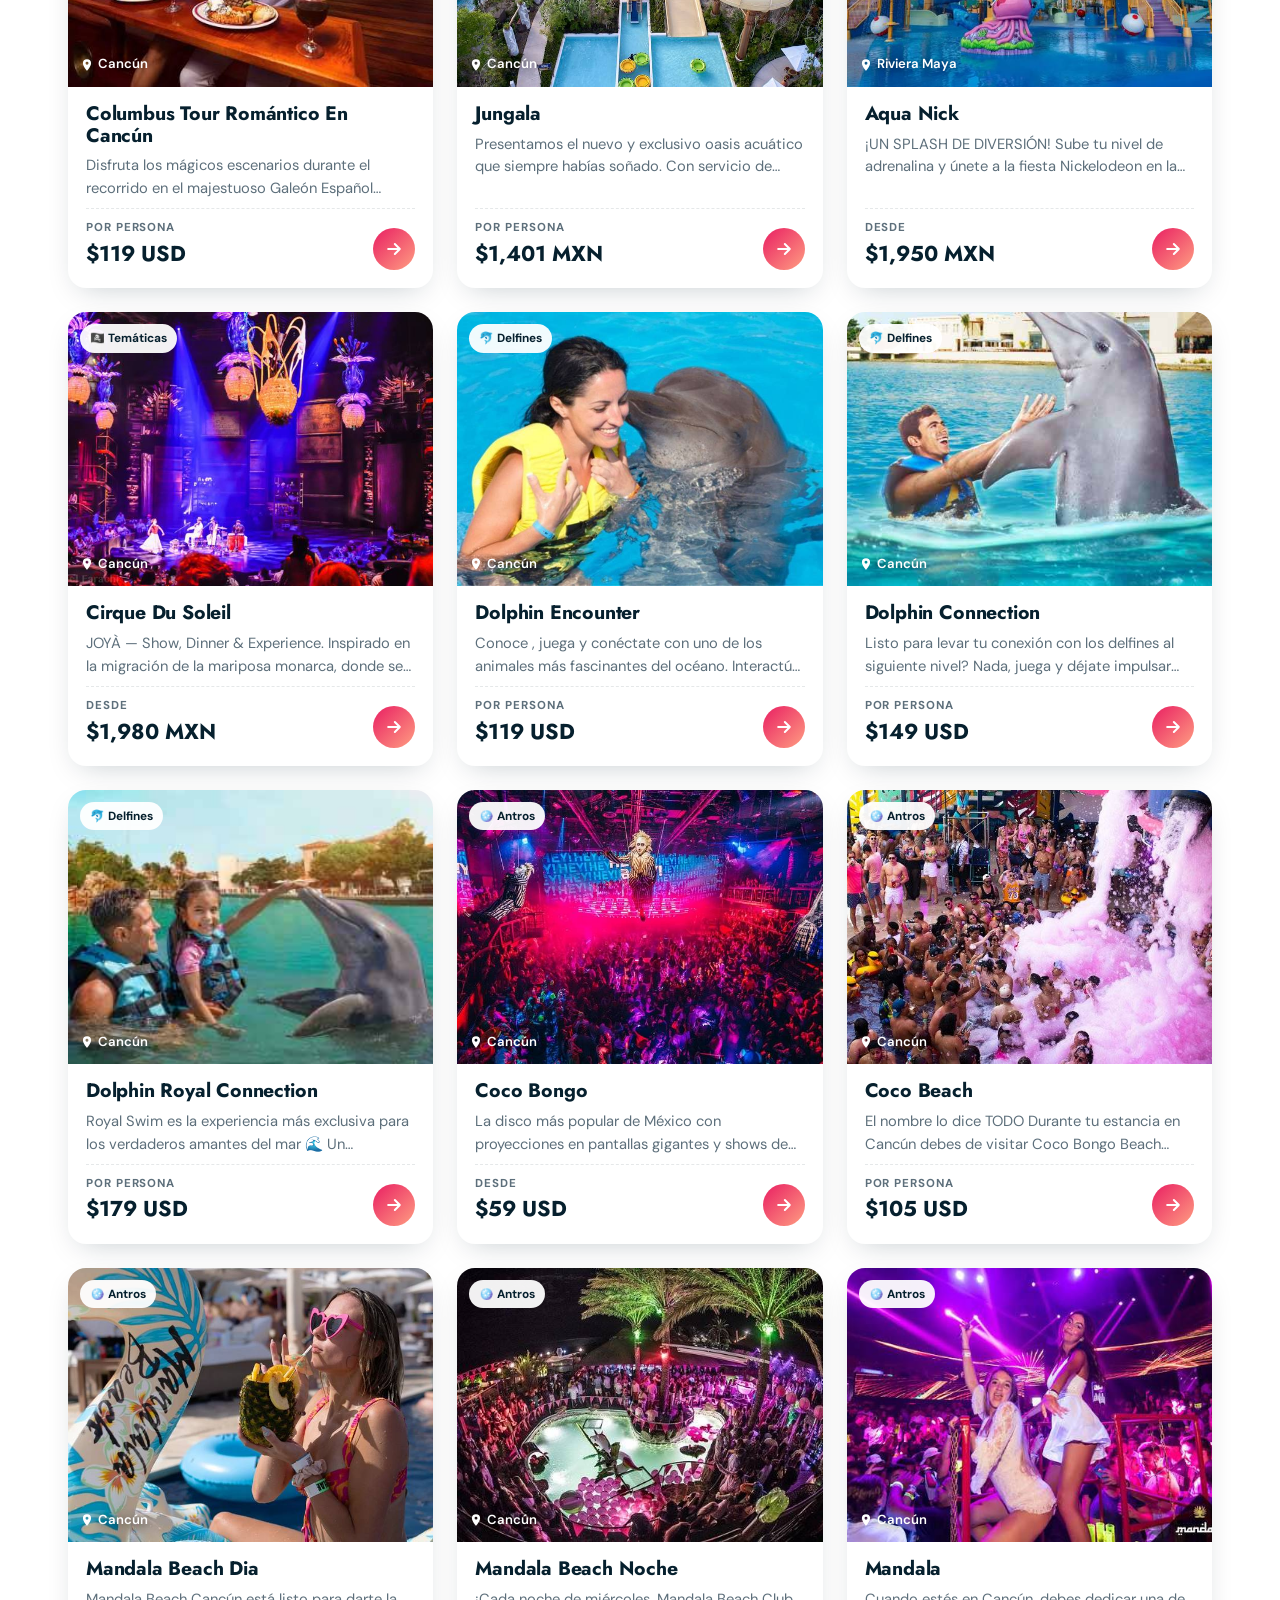
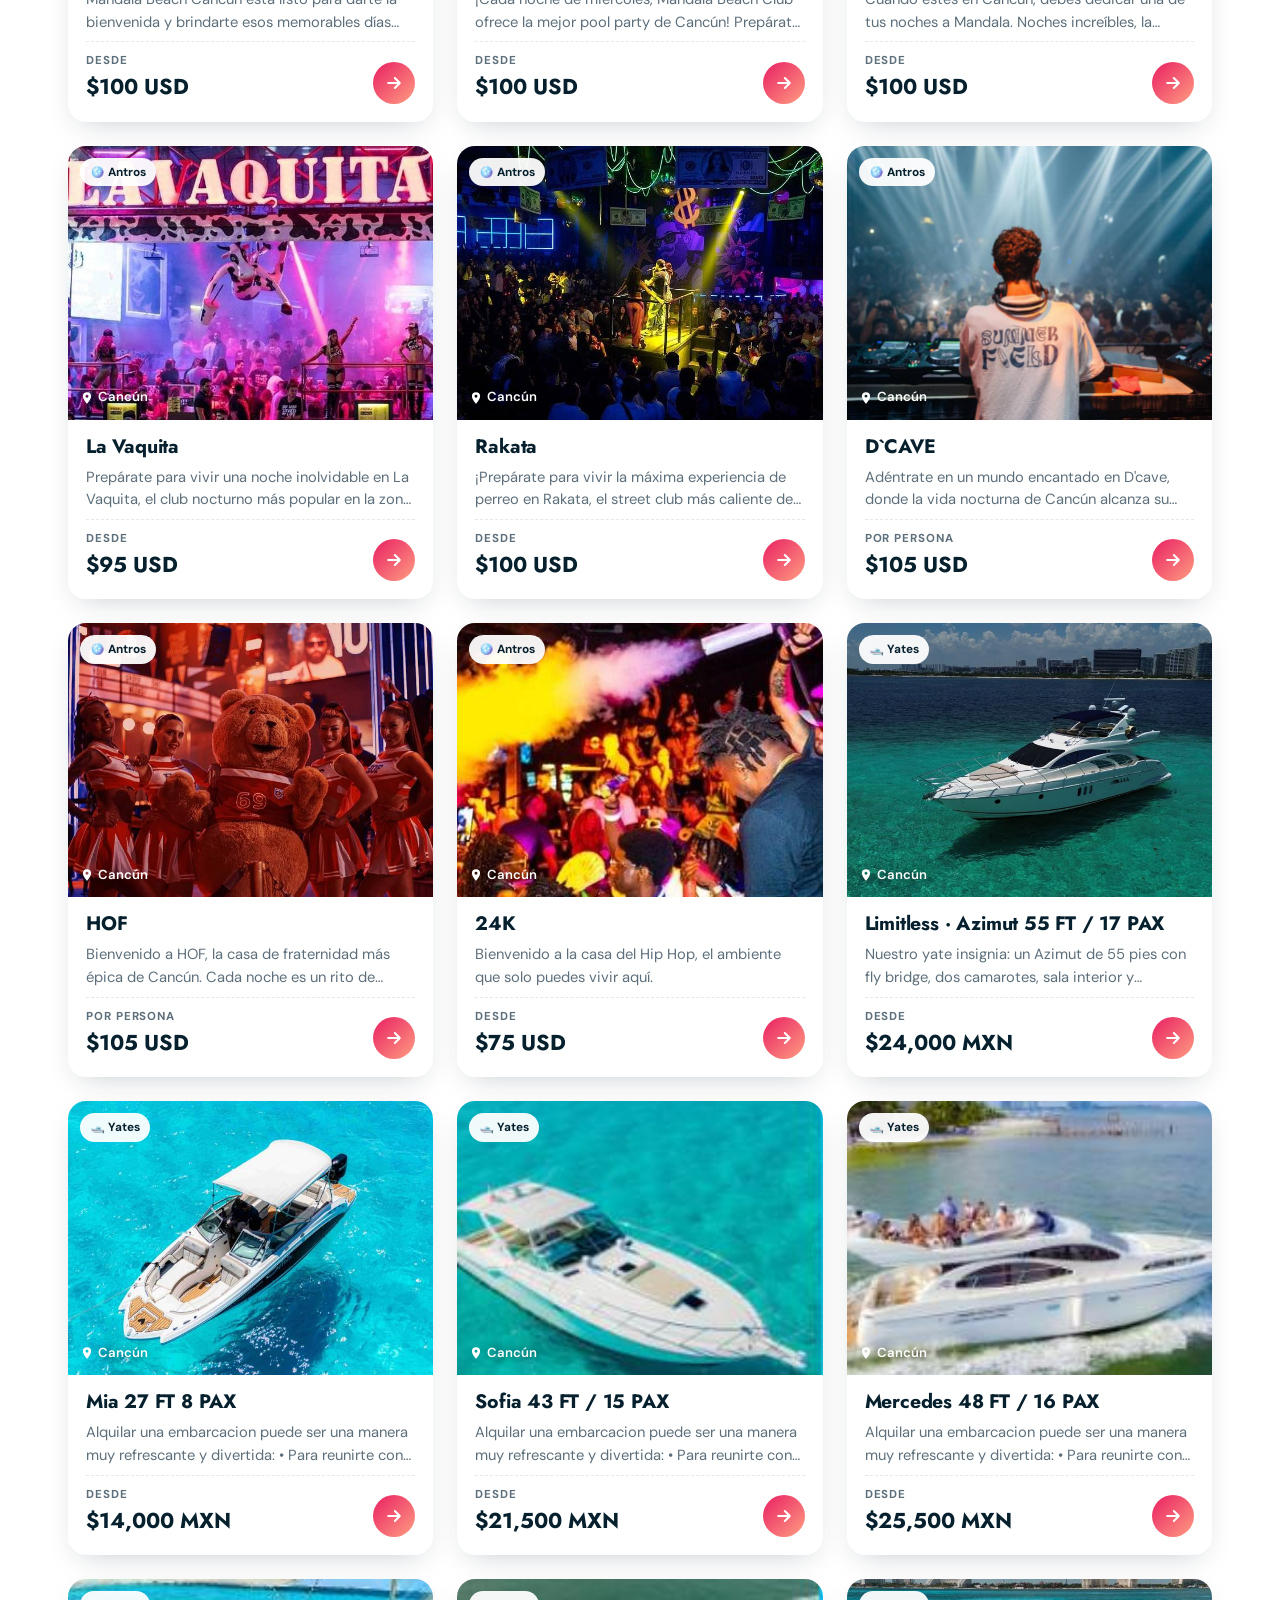
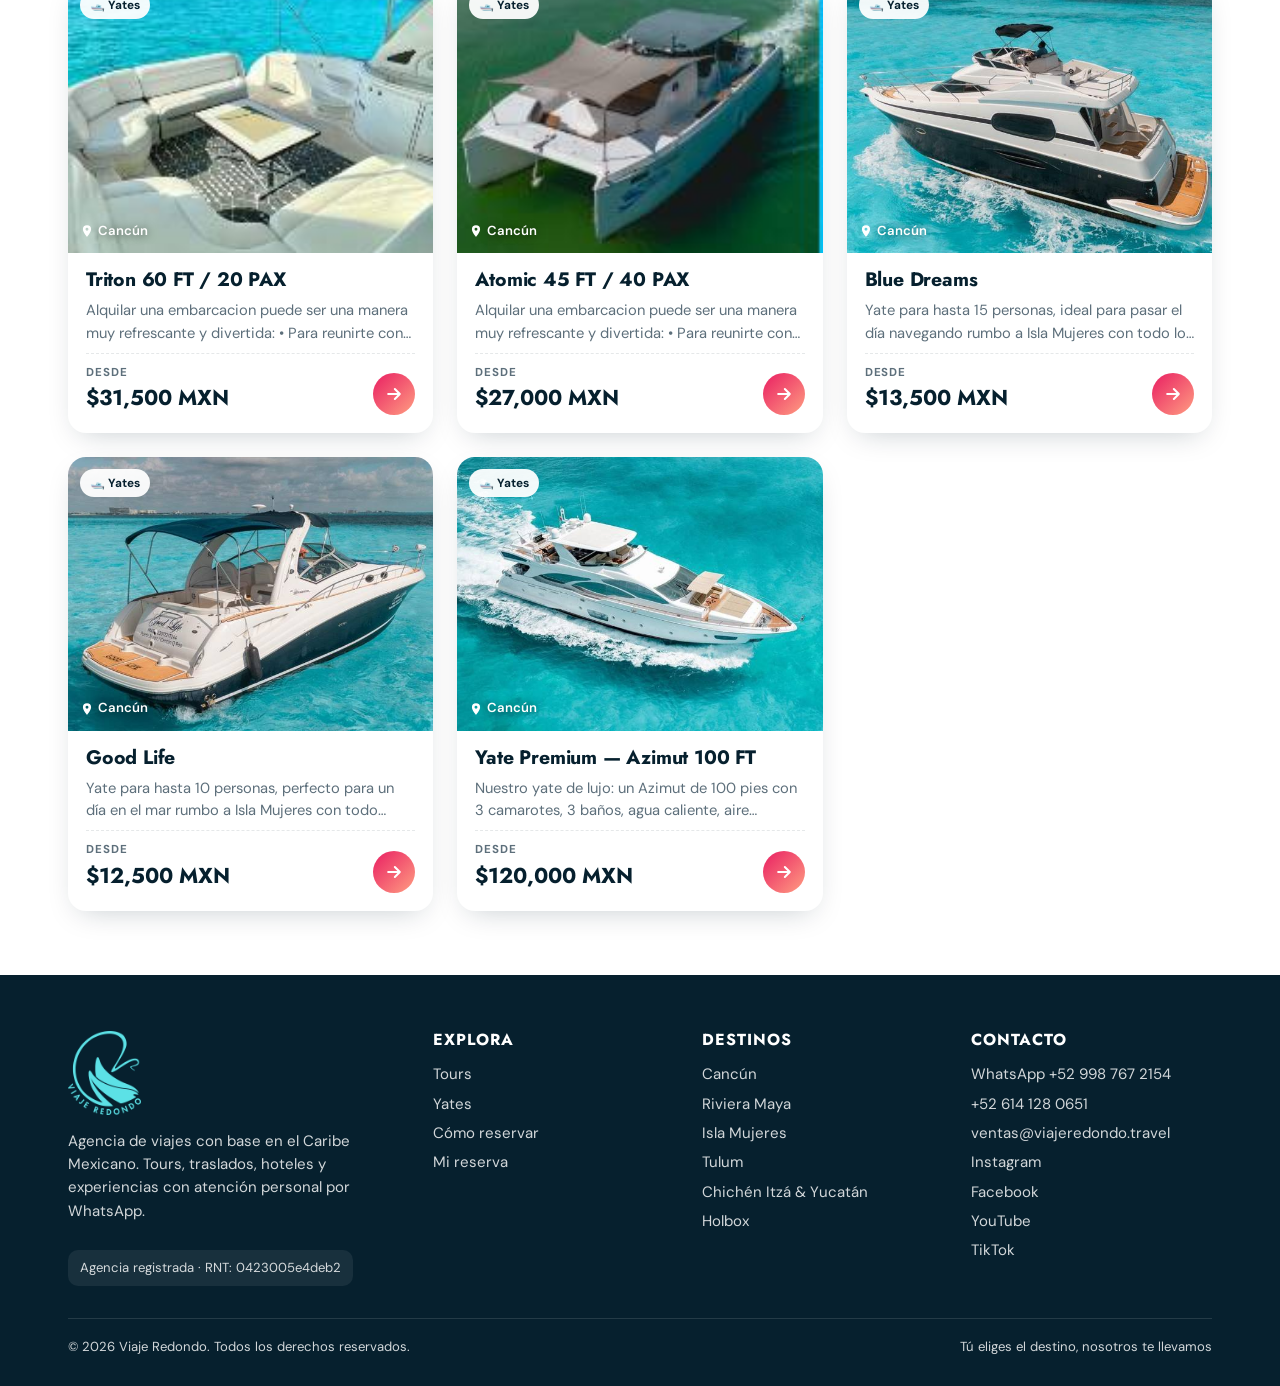
<file: viajeredondo/tours.html>
<!doctype html>
<html lang="es">
<head>
  <meta charset="utf-8">
  <meta name="viewport" content="width=device-width, initial-scale=1, viewport-fit=cover">
  <title>Tours y experiencias · Viaje Redondo</title>
  <meta name="description" content="Catálogo completo de tours en Cancún, Riviera Maya, Isla Mujeres, Tulum, Chichén Itzá, Holbox, Bacalar y Cozumel.">
  <meta name="theme-color" content="#06202e">
  <link rel="icon" type="image/png" href="assets/img/logo/favicon.png">
  <link rel="stylesheet" href="assets/css/marca.css">
  <link rel="stylesheet" href="assets/css/sitio.css">
</head>
<body>
  <main>
    <section class="cabecera-interna">
      <div class="envoltura">
        <span class="etiqueta" data-t="catEtiqueta">Catálogo</span>
        <h1 id="titulo-catalogo" data-t="catTitulo">Tours y experiencias</h1>
        <p data-t="catSub">Filtra por destino o tipo de experiencia, abre cualquier tour para ver qué incluye y agrégalo a tu reserva.</p>
      </div>
    </section>

    <div class="filtros">
      <div class="envoltura">
        <div class="filtros__fila">
          <label class="filtros__busca">
            <svg class="ico" viewBox="0 0 24 24" aria-hidden="true"><path fill="none" stroke="currentColor" stroke-width="2.2" stroke-linecap="round" d="M11 18a7 7 0 1 0 0-14 7 7 0 0 0 0 14Zm5-2 4 4"/></svg>
            <span class="sr" data-t="buscar">Buscar</span>
            <input type="search" id="f-texto" data-t-ph="buscaPh" placeholder="Buscar tour…">
          </label>
          <select id="f-destino" aria-label="Destino"></select>
          <select id="f-orden" aria-label="Ordenar" class="oculto-movil"></select>
        </div>
        <div class="pildoras" id="f-categorias" role="tablist"></div>
      </div>
    </div>

    <div class="envoltura">
      <p class="resultado" id="resultado"></p>
      <div class="rejilla" id="rejilla"></div>
      <div class="vacio oculto" id="vacio">
        <p style="font-size:2.4rem;margin:0">🏝️</p>
        <p data-t="vacio">No encontramos tours con esos filtros. Prueba con otra búsqueda o escríbenos y lo armamos a tu medida.</p>
      </div>
    </div>
  </main>

  <script src="assets/js/config.js"></script>
  <script src="assets/js/comun.js"></script>
  <script src="assets/js/catalogo.js"></script>
</body>
</html>
</file>
<file: viajeredondo/assets/css/marca.css>
/*
 * MARCA VIAJE REDONDO
 * ---------------------------------------------------------------
 * Todo lo que define la identidad visual vive aquí: colores, tipografías y
 * logos. Para cambiar el look del sitio completo basta con editar este archivo
 * (y, si cambian los logos, reemplazar los PNG en assets/img/logo/).
 */
@import url("https://fonts.googleapis.com/css2?family=Jost:wght@400;500;600;700;800&family=DM+Sans:opsz,wght@9..40,400;9..40,500;9..40,700&display=swap");

:root {
  /* Colores tomados de los logos oficiales */
  --vr-cian: #11b4d8;        /* icono principal */
  --vr-turquesa: #5ce1e6;    /* logo turquesa */
  --vr-rosa: #e91e62;        /* logo rosa: llamados a la acción */
  --vr-salmon: #ff9e82;      /* logo salmón: acentos cálidos */
  --vr-lima: #b1eb00;        /* icono lima: etiquetas y destacados */

  /* Neutros */
  --vr-tinta: #06202e;       /* azul profundo para fondos oscuros y texto */
  --vr-tinta-2: #0b3448;
  --vr-texto: #1d2a33;
  --vr-suave: #5d6f7b;
  --vr-linea: rgba(6, 32, 46, 0.1);
  --vr-fondo: #ffffff;
  --vr-fondo-2: #f2fafc;     /* fondo de secciones alternas */
  --vr-arena: #fff6f1;       /* fondo cálido */

  /* Degradados de marca */
  --vr-grad-mar: linear-gradient(135deg, #11b4d8 0%, #5ce1e6 100%);
  --vr-grad-atardecer: linear-gradient(135deg, #e91e62 0%, #ff9e82 100%);
  --vr-grad-noche: linear-gradient(160deg, #06202e 0%, #0b3448 60%, #0e4a63 100%);

  /* Tipografías */
  --vr-fuente-titulos: "Jost", "Futura", "Trebuchet MS", sans-serif;
  --vr-fuente-texto: "DM Sans", system-ui, -apple-system, "Segoe UI", sans-serif;

  /* Formas */
  --vr-radio: 18px;
  --vr-radio-chico: 10px;
  --vr-sombra: 0 10px 30px -12px rgba(6, 32, 46, 0.25);
  --vr-sombra-fuerte: 0 24px 50px -18px rgba(6, 32, 46, 0.45);
}
</file>
<file: viajeredondo/assets/css/sitio.css>
/* Estilos del sitio público. Los colores y fuentes vienen de marca.css */
*, *::before, *::after { box-sizing: border-box; }
html { scroll-behavior: smooth; -webkit-text-size-adjust: 100%; }
body {
  margin: 0; font-family: var(--vr-fuente-texto); color: var(--vr-texto); background: var(--vr-fondo);
  line-height: 1.55; font-size: 16px; overflow-x: hidden;
}
img { max-width: 100%; display: block; }
a { color: inherit; }
button, input, select, textarea { font: inherit; color: inherit; }
h1, h2, h3, h4 { font-family: var(--vr-fuente-titulos); line-height: 1.12; margin: 0; letter-spacing: -0.01em; }
.envoltura { width: 100%; max-width: 1200px; margin: 0 auto; padding: 0 16px; }
@media (min-width: 720px) { .envoltura { padding: 0 28px; } }
.oculto { display: none !important; }
.sr { position: absolute; width: 1px; height: 1px; overflow: hidden; clip: rect(0 0 0 0); white-space: nowrap; }

/* ---------- Botones ---------- */
.btn {
  display: inline-flex; align-items: center; justify-content: center; gap: 8px; border: 0; cursor: pointer;
  border-radius: 999px; padding: 13px 22px; font-family: var(--vr-fuente-titulos); font-weight: 600;
  font-size: 1rem; text-decoration: none; transition: transform .15s ease, box-shadow .2s ease, background .2s;
  white-space: nowrap;
}
.btn:active { transform: scale(0.97); }
.btn--rosa { background: var(--vr-grad-atardecer); color: #fff; box-shadow: 0 10px 24px -10px rgba(233, 30, 98, .7); }
.btn--rosa:hover { box-shadow: 0 14px 30px -10px rgba(233, 30, 98, .85); }
.btn--cian { background: var(--vr-cian); color: #fff; }
.btn--blanco { background: #fff; color: var(--vr-tinta); }
.btn--vidrio { background: rgba(255, 255, 255, .14); color: #fff; border: 1.5px solid rgba(255, 255, 255, .45); backdrop-filter: blur(6px); }
.btn--borde { background: transparent; border: 1.5px solid var(--vr-linea); color: var(--vr-tinta); }
.btn--wa { background: #25d366; color: #fff; }
.btn--bloque { width: 100%; }
.btn--chico { padding: 9px 15px; font-size: .9rem; }
.btn[disabled] { opacity: .55; pointer-events: none; }
.ico { width: 20px; height: 20px; flex: none; }

/* ---------- Encabezado ---------- */
.barra {
  position: fixed; inset: 0 0 auto 0; z-index: 50; transition: background .25s, box-shadow .25s, color .25s;
  color: #fff;
}
.barra--solida, .barra.abierta { background: rgba(255, 255, 255, .96); color: var(--vr-tinta); box-shadow: 0 6px 20px -14px rgba(6, 32, 46, .5); backdrop-filter: blur(10px); }
.barra__fila { display: flex; align-items: center; gap: 12px; height: 66px; }
.marca { display: flex; align-items: center; gap: 10px; text-decoration: none; margin-right: auto; }
.marca img { height: 40px; width: auto; }
.marca__texto { white-space: nowrap; font-family: var(--vr-fuente-titulos); font-weight: 700; font-size: 1.12rem; letter-spacing: .14em; text-transform: uppercase; line-height: 1; }
@media (max-width: 420px) { .marca__texto { font-size: .92rem; letter-spacing: .1em; } .marca img { height: 34px; } .chip-btn { height: 38px; min-width: 38px; padding: 0 10px; } }
.marca__texto small { display: block; font-size: .58rem; letter-spacing: .2em; font-weight: 500; opacity: .75; margin-top: 4px; }
.marca .logo-claro { display: block; } .marca .logo-oscuro { display: none; }
.barra--solida .marca .logo-claro, .barra.abierta .marca .logo-claro { display: none; }
.barra--solida .marca .logo-oscuro, .barra.abierta .marca .logo-oscuro { display: block; }
.barra__nav { display: none; gap: 4px; }
.barra__nav a { text-decoration: none; font-weight: 500; padding: 8px 12px; border-radius: 999px; font-size: .95rem; }
.barra__nav a:hover { background: rgba(17, 180, 216, .14); }
.barra__acciones { display: flex; align-items: center; gap: 6px; }
.chip-btn {
  display: inline-flex; align-items: center; gap: 6px; height: 40px; min-width: 40px; padding: 0 12px; border-radius: 999px;
  border: 1.5px solid currentColor; background: transparent; cursor: pointer; font-weight: 700; font-size: .82rem; text-decoration: none;
  border-color: rgba(255, 255, 255, .45);
}
.barra--solida .chip-btn, .barra.abierta .chip-btn { border-color: var(--vr-linea); }
.chip-btn--carrito { position: relative; }
.chip-btn__num {
  position: absolute; top: -6px; right: -6px; min-width: 20px; height: 20px; border-radius: 10px; padding: 0 5px;
  background: var(--vr-rosa); color: #fff; font-size: .72rem; display: grid; place-items: center;
}
.chip-btn__num:empty { display: none; }
.menu-btn { border: 0; }
.cajon { display: none; padding: 8px 16px 20px; }
.barra.abierta .cajon { display: block; }
.cajon a { display: block; padding: 14px 4px; font-family: var(--vr-fuente-titulos); font-size: 1.15rem; font-weight: 600; text-decoration: none; border-bottom: 1px solid var(--vr-linea); }
@media (min-width: 980px) {
  .barra__nav { display: flex; }
  .menu-btn { display: none; }
  .barra.abierta .cajon { display: none; }
}

/* ---------- Portada ---------- */
.portada { position: relative; min-height: 100svh; display: flex; align-items: flex-end; color: #fff; overflow: hidden; background: var(--vr-tinta); }
.portada__fotos { position: absolute; inset: 0; }
.portada__fotos img { position: absolute; inset: 0; width: 100%; height: 100%; object-fit: cover; opacity: 0; transform: scale(1.08); transition: opacity 1.4s ease, transform 7s ease; }
.portada__fotos img.activa { opacity: 1; transform: scale(1); }
.portada::after {
  content: ""; position: absolute; inset: 0;
  background: linear-gradient(180deg, rgba(6, 32, 46, .55) 0%, rgba(6, 32, 46, .15) 35%, rgba(6, 32, 46, .85) 100%);
}
.portada__contenido { position: relative; z-index: 2; width: 100%; padding-top: 110px; padding-bottom: 36px; }
.etiqueta {
  display: inline-flex; align-items: center; gap: 8px; font-family: var(--vr-fuente-titulos); font-weight: 600; font-size: .78rem;
  letter-spacing: .16em; text-transform: uppercase; color: var(--vr-cian);
}
.portada .etiqueta { color: var(--vr-lima); }
.portada h1 { font-size: clamp(2.4rem, 8.5vw, 5rem); font-weight: 800; margin: 12px 0 14px; max-width: 14ch; text-wrap: balance; }
.portada h1 em { font-style: normal; background: linear-gradient(90deg, var(--vr-turquesa), var(--vr-lima)); -webkit-background-clip: text; background-clip: text; color: transparent; }
.portada__sub { font-size: clamp(1rem, 2.6vw, 1.2rem); max-width: 560px; opacity: .92; margin: 0 0 24px; }
.portada__botones { display: flex; gap: 10px; flex-wrap: wrap; margin-bottom: 28px; }

.buscador {
  background: #fff; color: var(--vr-texto); border-radius: 22px; padding: 10px; box-shadow: var(--vr-sombra-fuerte);
  display: grid; gap: 8px; grid-template-columns: 1fr; max-width: 920px;
}
.buscador label { display: block; padding: 8px 14px; border-radius: 14px; background: var(--vr-fondo-2); }
.buscador label span { display: block; font-size: .72rem; text-transform: uppercase; letter-spacing: .1em; color: var(--vr-suave); font-weight: 700; }
.buscador select, .buscador input { width: 100%; border: 0; background: transparent; padding: 2px 0; font-weight: 600; outline: none; font-size: 1rem; }
@media (min-width: 720px) { .buscador { grid-template-columns: 1fr 1fr 1.3fr auto; align-items: stretch; } .buscador .btn { height: 100%; border-radius: 16px; } }

.confianza { display: flex; flex-wrap: wrap; gap: 8px 18px; margin-top: 18px; font-size: .88rem; opacity: .95; }
.confianza span { display: inline-flex; align-items: center; gap: 6px; }
.confianza b { color: var(--vr-lima); }

/* ---------- Secciones ---------- */
.seccion { padding: 64px 0; }
.seccion--alterna { background: var(--vr-fondo-2); }
.seccion--arena { background: var(--vr-arena); }
.seccion__cabeza { display: flex; flex-wrap: wrap; align-items: flex-end; justify-content: space-between; gap: 12px 24px; margin-bottom: 26px; }
.seccion__cabeza h2 { font-size: clamp(1.8rem, 5vw, 2.7rem); font-weight: 700; margin-top: 6px; color: var(--vr-tinta); }
.seccion__cabeza p { margin: 8px 0 0; color: var(--vr-suave); max-width: 560px; }
.enlace-flecha { font-weight: 700; color: var(--vr-rosa); text-decoration: none; white-space: nowrap; }
.enlace-flecha:hover { text-decoration: underline; }

/* Categorías */
.categorias { display: flex; gap: 10px; overflow-x: auto; padding: 4px 2px 12px; scrollbar-width: none; scroll-snap-type: x mandatory; }
.categorias::-webkit-scrollbar { display: none; }
.categoria {
  flex: none; scroll-snap-align: start; display: flex; flex-direction: column; align-items: center; gap: 8px; width: 104px; padding: 14px 8px;
  border-radius: var(--vr-radio); background: #fff; border: 1.5px solid var(--vr-linea); text-decoration: none; text-align: center;
  font-weight: 600; font-size: .85rem; line-height: 1.2; transition: border-color .2s, transform .2s;
}
.categoria:hover { border-color: var(--vr-cian); transform: translateY(-2px); }
.categoria__ico { width: 52px; height: 52px; border-radius: 16px; display: grid; place-items: center; font-size: 1.6rem; }
.categoria small { color: var(--vr-suave); font-weight: 500; }
@media (min-width: 980px) { .categorias { display: grid; grid-template-columns: repeat(9, 1fr); overflow: visible; } .categoria { width: auto; } }

/* Tarjetas de tour */
.rejilla { display: grid; gap: 18px; grid-template-columns: 1fr; }
@media (min-width: 600px) { .rejilla { grid-template-columns: repeat(2, 1fr); } }
@media (min-width: 980px) { .rejilla { grid-template-columns: repeat(3, 1fr); gap: 24px; } }
.carrusel { display: flex; gap: 16px; overflow-x: auto; scroll-snap-type: x mandatory; padding: 6px 16px 18px; margin: 0 -16px; scrollbar-width: none; }
.carrusel::-webkit-scrollbar { display: none; }
.carrusel > * { flex: 0 0 82%; scroll-snap-align: center; }
@media (min-width: 600px) { .carrusel > * { flex-basis: 46%; } }
@media (min-width: 980px) { .carrusel { margin: 0; padding: 6px 0 18px; } .carrusel > * { flex-basis: calc((100% - 48px) / 4); } }

.tarjeta {
  position: relative; display: flex; flex-direction: column; background: #fff; border-radius: var(--vr-radio); overflow: hidden;
  box-shadow: var(--vr-sombra); text-decoration: none; transition: transform .25s ease, box-shadow .25s ease; min-width: 0;
}
.tarjeta:hover { transform: translateY(-4px); box-shadow: var(--vr-sombra-fuerte); }
.tarjeta__foto { position: relative; aspect-ratio: 4 / 3; overflow: hidden; background: var(--vr-fondo-2); }
.tarjeta__foto img { width: 100%; height: 100%; object-fit: cover; transition: transform .6s ease; }
.tarjeta:hover .tarjeta__foto img { transform: scale(1.06); }
.tarjeta__cat {
  position: absolute; top: 12px; left: 12px; background: rgba(255, 255, 255, .94); color: var(--vr-tinta); font-size: .74rem; font-weight: 700;
  padding: 5px 10px; border-radius: 999px;
}
.tarjeta__destino { position: absolute; left: 12px; bottom: 12px; color: #fff; font-size: .82rem; font-weight: 600; display: flex; align-items: center; gap: 4px; text-shadow: 0 1px 8px rgba(0,0,0,.6); }
.tarjeta__en-reserva { position: absolute; top: 12px; right: 12px; background: var(--vr-lima); color: var(--vr-tinta); font-size: .72rem; font-weight: 800; padding: 5px 9px; border-radius: 999px; }
.tarjeta__cuerpo { padding: 16px 18px 18px; display: flex; flex-direction: column; gap: 8px; flex: 1; }
.tarjeta__cuerpo h3 { font-size: 1.22rem; color: var(--vr-tinta); font-weight: 700; }
.tarjeta__cuerpo p { margin: 0; color: var(--vr-suave); font-size: .92rem; display: -webkit-box; -webkit-line-clamp: 2; -webkit-box-orient: vertical; overflow: hidden; }
.tarjeta__pie { margin-top: auto; display: flex; align-items: flex-end; justify-content: space-between; gap: 10px; padding-top: 10px; border-top: 1px dashed var(--vr-linea); }
.precio small { display: block; font-size: .72rem; color: var(--vr-suave); text-transform: uppercase; letter-spacing: .08em; font-weight: 700; }
.precio b { font-family: var(--vr-fuente-titulos); font-size: 1.35rem; color: var(--vr-tinta); }
.precio b span { font-size: .8rem; color: var(--vr-suave); font-weight: 600; margin-left: 2px; }
.tarjeta__ir { width: 42px; height: 42px; border-radius: 50%; display: grid; place-items: center; background: var(--vr-grad-atardecer); color: #fff; flex: none; }

/* Destinos */
.destinos { display: grid; gap: 12px; grid-template-columns: repeat(2, 1fr); grid-auto-rows: 170px; }
.destino { position: relative; border-radius: var(--vr-radio); overflow: hidden; color: #fff; text-decoration: none; display: flex; align-items: flex-end; padding: 14px; }
.destino img { position: absolute; inset: 0; width: 100%; height: 100%; object-fit: cover; transition: transform .6s ease; }
.destino::after { content: ""; position: absolute; inset: 0; background: linear-gradient(180deg, transparent 35%, rgba(6, 32, 46, .85)); }
.destino:hover img { transform: scale(1.07); }
.destino div { position: relative; z-index: 1; }
.destino h3 { font-size: 1.25rem; font-weight: 700; }
.destino small { opacity: .9; font-size: .82rem; }
.destino:first-child, .destino:last-child { grid-column: span 2; }
@media (min-width: 720px) {
  .destinos { grid-template-columns: repeat(4, 1fr); grid-auto-rows: 210px; }
  .destino:first-child { grid-column: span 2; grid-row: span 2; }
  .destino:first-child h3 { font-size: 2rem; }
}

/* Franja de yates */
.franja { position: relative; overflow: hidden; color: #fff; background: var(--vr-grad-noche); }
.franja__fila { display: grid; gap: 28px; align-items: center; padding-top: 64px; padding-bottom: 64px; }
.franja__foto { position: relative; border-radius: 24px; overflow: hidden; aspect-ratio: 4 / 3; box-shadow: var(--vr-sombra-fuerte); }
.franja__foto img { width: 100%; height: 100%; object-fit: cover; }
.franja h2 { font-size: clamp(1.9rem, 5vw, 2.8rem); margin: 10px 0 12px; }
.franja p { opacity: .88; margin: 0 0 22px; max-width: 520px; }
.franja .etiqueta { color: var(--vr-turquesa); }
.franja__dato { display: flex; gap: 22px; margin-bottom: 24px; flex-wrap: wrap; }
.franja__dato b { display: block; font-family: var(--vr-fuente-titulos); font-size: 1.6rem; color: var(--vr-lima); }
.franja__dato span { font-size: .85rem; opacity: .8; }
.ola { position: absolute; left: 0; right: 0; height: 40px; width: 100%; }
.ola--arriba { top: -1px; } .ola--abajo { bottom: -1px; transform: rotate(180deg); }
@media (min-width: 900px) { .franja__fila { grid-template-columns: 1.1fr 1fr; padding-top: 96px; padding-bottom: 96px; } }

/* Pasos */
.pasos { display: grid; gap: 16px; counter-reset: paso; }
@media (min-width: 900px) { .pasos { grid-template-columns: repeat(3, 1fr); gap: 22px; } }
.paso { background: #fff; border-radius: var(--vr-radio); padding: 24px; box-shadow: var(--vr-sombra); position: relative; overflow: hidden; }
.paso__num { font-family: var(--vr-fuente-titulos); font-weight: 800; font-size: 3.2rem; line-height: 1; background: var(--vr-grad-mar); -webkit-background-clip: text; background-clip: text; color: transparent; }
.paso:nth-child(2) .paso__num { background-image: var(--vr-grad-atardecer); }
.paso:nth-child(3) .paso__num { background-image: linear-gradient(135deg, #8fc400, var(--vr-lima)); }
.paso h3 { font-size: 1.3rem; margin: 10px 0 6px; color: var(--vr-tinta); }
.paso p { margin: 0; color: var(--vr-suave); }

/* Razones */
.razones { display: grid; gap: 14px; }
@media (min-width: 720px) { .razones { grid-template-columns: repeat(2, 1fr); } }
@media (min-width: 1000px) { .razones { grid-template-columns: repeat(4, 1fr); } }
.razon { padding: 22px; border-radius: var(--vr-radio); background: #fff; border: 1.5px solid var(--vr-linea); }
.razon__ico { width: 46px; height: 46px; border-radius: 14px; display: grid; place-items: center; font-size: 1.35rem; margin-bottom: 12px; }
.razon h3 { font-size: 1.1rem; color: var(--vr-tinta); margin-bottom: 6px; }
.razon p { margin: 0; color: var(--vr-suave); font-size: .93rem; }

/* Llamado final */
.llamado { border-radius: 28px; padding: 36px 24px; background: var(--vr-grad-atardecer); color: #fff; display: grid; gap: 18px; align-items: center; position: relative; overflow: hidden; }
.llamado::before { content: ""; position: absolute; width: 320px; height: 320px; right: -80px; top: -120px; border-radius: 50%; background: rgba(255,255,255,.15); }
.llamado h2 { font-size: clamp(1.7rem, 5vw, 2.4rem); position: relative; }
.llamado p { margin: 8px 0 0; opacity: .92; position: relative; }
.llamado .btn { position: relative; }
@media (min-width: 820px) { .llamado { grid-template-columns: 1fr auto; padding: 48px; } }

/* Pie */
.pie { background: var(--vr-tinta); color: rgba(255, 255, 255, .82); padding: 56px 0 28px; margin-top: 64px; font-size: .94rem; }
.pie__rejilla { display: grid; gap: 28px; }
@media (min-width: 820px) { .pie__rejilla { grid-template-columns: 1.4fr 1fr 1fr 1fr; } }
.pie h4 { color: #fff; font-size: 1rem; margin-bottom: 12px; letter-spacing: .06em; text-transform: uppercase; }
.pie a { text-decoration: none; display: block; padding: 3px 0; }
.pie a:hover { color: var(--vr-turquesa); }
.pie__marca img { height: 84px; width: auto; margin-bottom: 12px; }
.pie__rnt { display: inline-block; margin-top: 12px; padding: 8px 12px; border-radius: 10px; background: rgba(255, 255, 255, .07); font-size: .82rem; }
.pie__legal { border-top: 1px solid rgba(255, 255, 255, .12); margin-top: 32px; padding-top: 18px; font-size: .82rem; display: flex; flex-wrap: wrap; justify-content: space-between; gap: 8px; }

/* WhatsApp flotante */
.wa-flotante {
  position: fixed; right: 16px; bottom: 16px; z-index: 40; width: 58px; height: 58px; border-radius: 50%; background: #25d366; color: #fff;
  display: grid; place-items: center; box-shadow: 0 12px 26px -8px rgba(37, 211, 102, .7);
}
.wa-flotante svg { width: 30px; height: 30px; }
body.con-barra-inferior .wa-flotante { bottom: 92px; }

/* ---------- Páginas internas ---------- */
.cabecera-interna { background: var(--vr-grad-noche); color: #fff; padding: 110px 0 40px; position: relative; overflow: hidden; }
.cabecera-interna::after { content: ""; position: absolute; width: 420px; height: 420px; border-radius: 50%; right: -140px; top: -160px; background: radial-gradient(circle, rgba(92, 225, 230, .35), transparent 70%); }
.cabecera-interna h1 { font-size: clamp(2rem, 6vw, 3.2rem); margin: 8px 0 8px; position: relative; z-index: 1; }
.cabecera-interna p { margin: 0; opacity: .86; max-width: 620px; position: relative; z-index: 1; }
.cabecera-interna .etiqueta { color: var(--vr-turquesa); position: relative; z-index: 1; }

/* Filtros del catálogo */
.filtros { position: sticky; top: 66px; z-index: 20; background: rgba(255, 255, 255, .97); backdrop-filter: blur(8px); border-bottom: 1px solid var(--vr-linea); padding: 12px 0; }
.filtros__fila { display: flex; gap: 8px; align-items: center; }
.filtros__busca { flex: 1; display: flex; align-items: center; gap: 8px; background: var(--vr-fondo-2); border-radius: 999px; padding: 0 14px; height: 44px; min-width: 0; }
.filtros__busca input { border: 0; background: transparent; outline: none; width: 100%; min-width: 0; }
.filtros select { height: 44px; border-radius: 999px; border: 1.5px solid var(--vr-linea); background: #fff; padding: 0 12px; font-weight: 600; max-width: 46%; }
.pildoras { display: flex; gap: 8px; overflow-x: auto; padding: 12px 0 2px; scrollbar-width: none; }
.pildoras::-webkit-scrollbar { display: none; }
.pildora { flex: none; padding: 8px 14px; border-radius: 999px; border: 1.5px solid var(--vr-linea); background: #fff; cursor: pointer; font-weight: 600; font-size: .88rem; }
.pildora.activa { background: var(--vr-tinta); border-color: var(--vr-tinta); color: #fff; }
.resultado { color: var(--vr-suave); margin: 22px 0 14px; font-size: .92rem; }
.vacio { text-align: center; padding: 48px 16px; color: var(--vr-suave); }

/* Detalle del tour */
.detalle-portada { position: relative; height: 56svh; min-height: 340px; max-height: 560px; color: #fff; display: flex; align-items: flex-end; overflow: hidden; background: var(--vr-tinta); }
.detalle-portada img { position: absolute; inset: 0; width: 100%; height: 100%; object-fit: cover; }
.detalle-portada::after { content: ""; position: absolute; inset: 0; background: linear-gradient(180deg, rgba(6,32,46,.45), rgba(6,32,46,.1) 40%, rgba(6,32,46,.9)); }
.detalle-portada .envoltura { position: relative; z-index: 1; padding-bottom: 28px; }
.detalle-portada h1 { font-size: clamp(2rem, 7vw, 3.6rem); font-weight: 800; margin-top: 10px; }
.migas { font-size: .85rem; opacity: .9; }
.migas a { text-decoration: none; }
.migas a:hover { text-decoration: underline; }
.chips { display: flex; flex-wrap: wrap; gap: 8px; margin-top: 12px; }
.chip { display: inline-flex; align-items: center; gap: 6px; padding: 6px 12px; border-radius: 999px; font-size: .82rem; font-weight: 600; background: rgba(255, 255, 255, .16); border: 1px solid rgba(255, 255, 255, .3); }
.detalle { display: grid; gap: 28px; padding: 28px 0 40px; }
@media (min-width: 980px) { .detalle { grid-template-columns: 1fr 390px; gap: 44px; align-items: start; } }
.bloque { margin-bottom: 30px; }
.bloque h2 { font-size: 1.45rem; color: var(--vr-tinta); margin-bottom: 12px; }
.bloque p { margin: 0; color: var(--vr-texto); }
.datos { display: grid; gap: 8px; grid-template-columns: 1fr; padding: 0; margin: 0; list-style: none; }
@media (min-width: 600px) { .datos { grid-template-columns: 1fr 1fr; } }
.datos li { display: flex; gap: 10px; padding: 12px 14px; background: var(--vr-fondo-2); border-radius: 12px; font-size: .93rem; }
.datos li::before { content: "•"; color: var(--vr-cian); font-weight: 800; }
.lista { list-style: none; margin: 0; padding: 0; display: grid; gap: 8px; }
.lista li { display: flex; gap: 10px; align-items: flex-start; }
.lista li::before { content: ""; flex: none; width: 22px; height: 22px; border-radius: 50%; margin-top: 1px; background: rgba(17, 180, 216, .14) url("data:image/svg+xml,%3Csvg xmlns='http://www.w3.org/2000/svg' viewBox='0 0 24 24'%3E%3Cpath fill='none' stroke='%2311b4d8' stroke-width='3' stroke-linecap='round' stroke-linejoin='round' d='M6 12.5l4 4 8-9'/%3E%3C/svg%3E") center/14px no-repeat; }
.lista--no li::before { background: rgba(233, 30, 98, .1) url("data:image/svg+xml,%3Csvg xmlns='http://www.w3.org/2000/svg' viewBox='0 0 24 24'%3E%3Cpath fill='none' stroke='%23e91e62' stroke-width='3' stroke-linecap='round' d='M7 7l10 10M17 7L7 17'/%3E%3C/svg%3E") center/12px no-repeat; }
.dos-col { display: grid; gap: 24px; }
@media (min-width: 720px) { .dos-col { grid-template-columns: 1fr 1fr; } }
.tabla-opciones { width: 100%; border-collapse: collapse; font-size: .94rem; }
.tabla-opciones td { padding: 11px 4px; border-bottom: 1px solid var(--vr-linea); }
.tabla-opciones td:last-child { text-align: right; font-weight: 700; white-space: nowrap; }
.tabla-opciones caption { text-align: left; font-weight: 700; padding: 14px 0 4px; color: var(--vr-tinta); }

/* Caja de reserva */
.caja-reserva { background: #fff; border-radius: 22px; box-shadow: var(--vr-sombra-fuerte); padding: 22px; border: 1px solid var(--vr-linea); }
@media (min-width: 980px) { .caja-reserva { position: sticky; top: 86px; } }
.caja-reserva__precio { display: flex; align-items: baseline; gap: 8px; flex-wrap: wrap; margin-bottom: 4px; }
.caja-reserva__precio b { font-family: var(--vr-fuente-titulos); font-size: 2rem; color: var(--vr-tinta); }
.caja-reserva__nota { font-size: .82rem; color: var(--vr-suave); margin: 0 0 16px; }
.campo { display: block; margin-bottom: 14px; }
.campo > span { display: block; font-size: .78rem; font-weight: 700; text-transform: uppercase; letter-spacing: .08em; color: var(--vr-suave); margin-bottom: 6px; }
.campo input, .campo select, .campo textarea {
  width: 100%; border: 1.5px solid var(--vr-linea); border-radius: 12px; padding: 12px 14px; background: #fff; outline: none; font-size: 1rem;
}
.campo input:focus, .campo select:focus, .campo textarea:focus { border-color: var(--vr-cian); box-shadow: 0 0 0 3px rgba(17, 180, 216, .15); }
.campo textarea { min-height: 90px; resize: vertical; }
.campo small { display: block; color: var(--vr-suave); margin-top: 6px; font-size: .8rem; }
.contador { display: flex; align-items: center; justify-content: space-between; gap: 10px; padding: 10px 0; border-bottom: 1px solid var(--vr-linea); }
.contador b { display: block; }
.contador small { color: var(--vr-suave); font-size: .8rem; }
.contador__ctl { display: flex; align-items: center; gap: 12px; }
.contador__ctl button { width: 36px; height: 36px; border-radius: 50%; border: 1.5px solid var(--vr-linea); background: #fff; cursor: pointer; font-size: 1.2rem; line-height: 1; }
.contador__ctl button:hover { border-color: var(--vr-cian); color: var(--vr-cian); }
.contador__ctl output { min-width: 20px; text-align: center; font-weight: 700; }
.edades { display: grid; grid-template-columns: repeat(auto-fill, minmax(74px, 1fr)); gap: 8px; padding: 10px 0 4px; }
.edades select { border: 1.5px solid var(--vr-linea); border-radius: 10px; padding: 8px; background: #fff; }
.total-linea { display: flex; justify-content: space-between; align-items: baseline; margin: 16px 0; padding-top: 12px; border-top: 2px solid var(--vr-tinta); }
.total-linea b { font-family: var(--vr-fuente-titulos); font-size: 1.55rem; color: var(--vr-tinta); }
.acciones-reserva { display: grid; gap: 10px; }
.aviso { font-size: .82rem; color: var(--vr-suave); margin: 12px 0 0; display: flex; gap: 8px; }

/* Barra inferior móvil */
.barra-inferior {
  position: fixed; left: 0; right: 0; bottom: 0; z-index: 45; background: #fff; border-top: 1px solid var(--vr-linea);
  box-shadow: 0 -10px 24px -16px rgba(6, 32, 46, .5); padding: 10px 16px calc(10px + env(safe-area-inset-bottom));
  display: flex; align-items: center; justify-content: space-between; gap: 12px;
}
@media (min-width: 980px) { .barra-inferior { display: none; } body.con-barra-inferior .wa-flotante { bottom: 16px; } }

/* Reserva (carrito) */
.reserva { display: grid; gap: 24px; padding: 28px 0 40px; }
@media (min-width: 980px) { .reserva { grid-template-columns: 1fr 400px; gap: 40px; align-items: start; } }
.renglon { display: grid; grid-template-columns: 92px 1fr; gap: 14px; padding: 14px; border-radius: var(--vr-radio); background: #fff; box-shadow: var(--vr-sombra); margin-bottom: 14px; }
.renglon img { width: 92px; height: 92px; border-radius: 12px; object-fit: cover; }
.renglon h3 { font-size: 1.08rem; color: var(--vr-tinta); }
.renglon p { margin: 4px 0 0; color: var(--vr-suave); font-size: .88rem; }
.renglon__pie { display: flex; justify-content: space-between; align-items: center; gap: 8px; margin-top: 8px; }
.renglon__pie b { font-family: var(--vr-fuente-titulos); color: var(--vr-tinta); }
.enlace-quitar { background: none; border: 0; color: var(--vr-rosa); font-weight: 700; cursor: pointer; padding: 4px 0; font-size: .88rem; }
.resumen { background: var(--vr-fondo-2); border-radius: 22px; padding: 22px; }
@media (min-width: 980px) { .resumen { position: sticky; top: 86px; } }
.resumen h2 { font-size: 1.35rem; color: var(--vr-tinta); margin-bottom: 14px; }
.resumen__linea { display: flex; justify-content: space-between; gap: 12px; padding: 6px 0; font-size: .93rem; }

/* Cupón */
.cupon-pagina { background: var(--vr-fondo-2); min-height: 100svh; padding: 96px 16px 48px; }
.cupon { max-width: 640px; margin: 0 auto; background: #fff; border-radius: 26px; overflow: hidden; box-shadow: var(--vr-sombra-fuerte); }
.cupon__cabeza { background: var(--vr-grad-noche); color: #fff; padding: 26px 24px; display: flex; align-items: center; gap: 16px; position: relative; }
.cupon__cabeza img { height: 64px; width: auto; }
.cupon__cabeza h1 { font-size: 1.5rem; }
.cupon__cabeza p { margin: 2px 0 0; opacity: .85; font-size: .9rem; }
.cupon__folio { display: flex; justify-content: space-between; align-items: center; gap: 12px; padding: 18px 24px; border-bottom: 2px dashed var(--vr-linea); position: relative; flex-wrap: wrap; }
.cupon__folio::before, .cupon__folio::after { content: ""; position: absolute; bottom: -13px; width: 24px; height: 24px; border-radius: 50%; background: var(--vr-fondo-2); }
.cupon__folio::before { left: -12px; } .cupon__folio::after { right: -12px; }
.cupon__folio b { font-family: var(--vr-fuente-titulos); font-size: 1.6rem; letter-spacing: .06em; color: var(--vr-tinta); }
.estado { display: inline-flex; align-items: center; gap: 6px; padding: 6px 12px; border-radius: 999px; font-weight: 700; font-size: .82rem; background: #fff4d6; color: #8a5a00; }
.estado::before { content: ""; width: 8px; height: 8px; border-radius: 50%; background: currentColor; }
.cupon__cuerpo { padding: 22px 24px; }
.cupon__item { padding: 12px 0; border-bottom: 1px solid var(--vr-linea); }
.cupon__item:last-child { border-bottom: 0; }
.cupon__item b { color: var(--vr-tinta); }
.cupon__item p { margin: 2px 0 0; font-size: .9rem; color: var(--vr-suave); }
.cupon__item .monto { float: right; font-weight: 700; color: var(--vr-tinta); }
.cupon__cliente { display: grid; gap: 4px; background: var(--vr-fondo-2); border-radius: 14px; padding: 14px 16px; margin-top: 12px; font-size: .92rem; }
.cupon__acciones { padding: 0 24px 24px; display: grid; gap: 10px; }
@media print {
  .barra, .pie, .wa-flotante, .cupon__acciones, .no-imprimir { display: none !important; }
  .cupon-pagina { padding: 0; background: #fff; }
  .cupon { box-shadow: none; }
}

/* Avisos emergentes */
.toast {
  position: fixed; left: 50%; bottom: 24px; transform: translate(-50%, 140%); z-index: 60; background: var(--vr-tinta); color: #fff;
  padding: 14px 18px; border-radius: 14px; box-shadow: var(--vr-sombra-fuerte); display: flex; gap: 12px; align-items: center;
  transition: transform .35s cubic-bezier(.2, .9, .3, 1.2); width: max-content; max-width: calc(100% - 32px); font-size: .93rem;
}
.toast.visible { transform: translate(-50%, 0); }
.toast a { color: var(--vr-lima); font-weight: 700; white-space: nowrap; }
body.con-barra-inferior .toast { bottom: 96px; }

/* Animación de entrada */
.aparece { opacity: 0; transform: translateY(18px); transition: opacity .7s ease, transform .7s ease; }
.aparece.visto { opacity: 1; transform: none; }
@media (prefers-reduced-motion: reduce) {
  .aparece { opacity: 1; transform: none; transition: none; }
  .portada__fotos img { transition: opacity .3s; transform: none !important; }
  html { scroll-behavior: auto; }
}
@media (max-width: 599px) { .oculto-movil { display: none; } }

/* Galería y visor de fotos */
.galeria { display: grid; grid-template-columns: repeat(3, 1fr); gap: 8px; }
@media (min-width: 720px) { .galeria { grid-template-columns: repeat(4, 1fr); } }
.galeria__foto { padding: 0; border: 0; border-radius: 12px; overflow: hidden; aspect-ratio: 1; cursor: zoom-in; background: var(--vr-fondo-2); }
.galeria__foto:first-child { grid-column: span 2; grid-row: span 2; }
.galeria__foto img { width: 100%; height: 100%; object-fit: cover; transition: transform .4s ease; }
.galeria__foto:hover img { transform: scale(1.06); }
.visor { position: fixed; inset: 0; z-index: 80; background: rgba(4, 16, 24, .94); display: flex; align-items: center; justify-content: center; padding: 56px 12px; }
.visor img { max-width: 100%; max-height: 100%; object-fit: contain; border-radius: 10px; }
.visor__btn { position: absolute; width: 46px; height: 46px; border-radius: 50%; border: 0; background: rgba(255, 255, 255, .14); color: #fff; font-size: 1.6rem; line-height: 1; cursor: pointer; }
.visor__btn:hover { background: rgba(255, 255, 255, .28); }
.visor__cerrar { top: 12px; right: 12px; font-size: 1.1rem; }
.visor__ant { left: 12px; top: 50%; transform: translateY(-50%); }
.visor__sig { right: 12px; top: 50%; transform: translateY(-50%); }
.visor__n { position: absolute; bottom: 16px; left: 50%; transform: translateX(-50%); color: #fff; font-size: .88rem; opacity: .85; }
</file>
